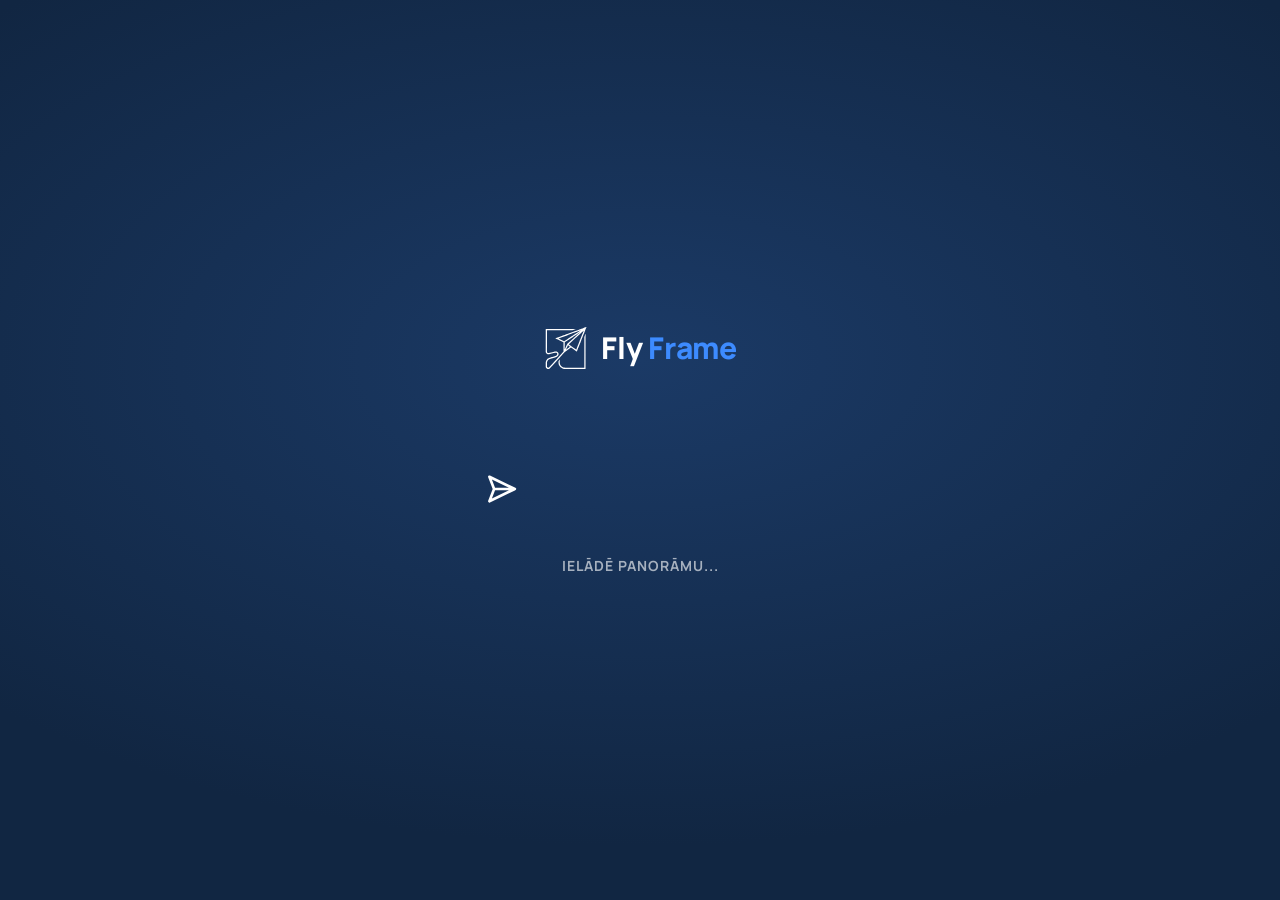
<file: tours/test/index.html>
<!doctype html>
<html lang="lv">
<head>
<meta charset="utf-8">
<meta name="viewport" content="width=device-width, initial-scale=1, viewport-fit=cover">
<meta name="robots" content="noindex">
<link rel="icon" href="https://flyframe.lv/wp-content/uploads/2026/10/cropped-favicon-32x32.png">
<style>:root{padding-top:env(safe-area-inset-top,0px);padding-bottom:env(safe-area-inset-bottom,0px)}body{margin:0}img{max-width:100%}[hidden]{display:none!important}</style>
<title>FlyFrame 360° tūre</title>
<link rel="preconnect" href="https://fonts.googleapis.com">
<link rel="preconnect" href="https://fonts.gstatic.com" crossorigin>
<link rel="stylesheet" href="https://fonts.googleapis.com/css2?family=Manrope:wght@400;500;600;700;800&display=swap">
<style>
/* Layout: full-bleed panorama with the flyframe.lv theme's glass panels — brand + scene top-left, controls top-right, map bottom-left, scene strip bottom.
   Tokens copied from the site theme (theme.css :root). */
:root {
  --bg: #112642;
  --fg: #fff;
  --card: rgba(32, 60, 100, .55);
  --panel: rgba(22, 42, 76, .82);
  --panel-solid: #162b4d;
  --line: rgba(255, 255, 255, .22);
  --acc: #3d8bff;
  --acc2: #2ed3c3;
  --sale1: #ffa53d;
  --muted: rgba(255, 255, 255, .7);
  --font: "Manrope", system-ui, -apple-system, "Segoe UI", sans-serif;
  color-scheme: dark;
}
html, body { height: 100%; }
body { background: var(--bg); color: var(--fg); font-family: var(--font); overflow: hidden; -webkit-tap-highlight-color: transparent; }
#app { position: relative; height: 100%; overflow: hidden; background: var(--bg); user-select: none; -webkit-user-select: none; }
#gl { position: absolute; inset: 0; width: 100%; height: 100%; display: block; touch-action: none; cursor: grab; }
#gl.drag { cursor: grabbing; }
#gl.picking { cursor: crosshair; }
.glass { background: var(--card); backdrop-filter: blur(12px) saturate(1.15); -webkit-backdrop-filter: blur(12px) saturate(1.15); border: 1px solid var(--line); border-radius: 20px; }
.solid { background: var(--panel); }
button { font-family: var(--font); }
button:focus-visible, a:focus-visible { outline: 2px solid var(--acc2); outline-offset: 2px; }

/* ---------- top ---------- */
.top { position: absolute; top: 12px; left: max(12px, env(safe-area-inset-left, 0px)); right: max(12px, env(safe-area-inset-right, 0px)); display: flex; justify-content: space-between; align-items: flex-start; gap: 10px; pointer-events: none; z-index: 5; }
.top > * { pointer-events: auto; }
.brand { background: var(--panel); display: flex; align-items: center; gap: 14px; padding: 10px 18px 10px 14px; min-width: 0; border-radius: 18px; }
.logo { display: inline-flex; align-items: center; gap: 8px; font-weight: 800; font-size: 22px; line-height: 1; white-space: nowrap; color: var(--fg); text-decoration: none; letter-spacing: -.01em; }
.logo b { color: var(--acc); font-weight: 800; }
.logo .hicon { width: 30px; height: 30px; flex: none; color: #fff; }
.sep { width: 1px; align-self: stretch; background: var(--line); }
.titles { min-width: 0; display: grid; gap: 3px; }
h1 { margin: 0; font-size: 15px; font-weight: 700; line-height: 1.2; white-space: nowrap; overflow: hidden; text-overflow: ellipsis; display: flex; gap: 8px; align-items: center; }
.badge { flex: none; font-size: 10.5px; font-weight: 700; letter-spacing: .06em; text-transform: uppercase; color: var(--acc2); border: 1px solid currentColor; border-radius: 99px; padding: 2px 7px; }
.scene { font-size: 12.5px; color: var(--muted); white-space: nowrap; overflow: hidden; text-overflow: ellipsis; font-variant-numeric: tabular-nums; }
.scene b { color: var(--fg); font-weight: 600; }
.ctrls { background: var(--panel); display: flex; align-items: center; gap: 2px; padding: 5px; border-radius: 99px; }
.seg { display: flex; gap: 2px; padding-right: 4px; margin-right: 2px; border-right: 1px solid var(--line); }
.seg button, .ib { appearance: none; border: 0; background: transparent; color: var(--muted); font-size: 12px; font-weight: 700; height: 34px; min-width: 34px; padding: 0 9px; border-radius: 99px; cursor: pointer; display: grid; place-items: center; transition: background .2s, color .2s; }
.seg button[aria-pressed="true"] { color: #fff; background: var(--acc); }
.ib[aria-pressed="true"] { color: var(--acc2); }
.seg button:hover, .ib:hover { color: #fff; }
.ib svg { width: 18px; height: 18px; }

/* ---------- hotspots ---------- */
#spots { position: absolute; inset: 0; pointer-events: none; z-index: 3; transition: opacity .3s; }
#spots.hide { opacity: 0; }
.spot { position: absolute; left: 0; top: 0; pointer-events: auto; appearance: none; border: 0; background: none; padding: 0; color: var(--fg); cursor: pointer; display: grid; justify-items: center; gap: 7px; will-change: transform; }
.spot[hidden] { display: none !important; }
.spot .pill { font-size: 12.5px; font-weight: 700; white-space: nowrap; padding: 6px 12px; border-radius: 99px; background: var(--panel); border: 1px solid var(--line); backdrop-filter: blur(8px); -webkit-backdrop-filter: blur(8px); transition: border-color .2s; }
.lnk .ring { width: 48px; height: 48px; border-radius: 50%; background: var(--acc); display: grid; place-items: center; box-shadow: 0 0 0 7px rgba(61, 139, 255, .25), 0 8px 22px rgba(0, 0, 0, .3); transition: transform .2s, box-shadow .2s; }
.lnk .ring svg { width: 21px; height: 21px; color: #fff; }
.lnk:hover .ring, .lnk:focus-visible .ring { transform: translateY(-2px) scale(1.06); box-shadow: 0 0 0 9px rgba(61, 139, 255, .3), 0 10px 26px rgba(0, 0, 0, .35); }
.lnk:hover .pill { border-color: var(--acc); }
.inf .dot { width: 30px; height: 30px; border-radius: 50%; background: var(--acc2); color: var(--bg); font: 800 15px/30px var(--font); text-align: center; animation: pulse 2.6s infinite; }
.inf .pill { opacity: 0; transform: translateY(-4px); transition: opacity .2s, transform .2s; }
.inf:hover .pill, .inf:focus-visible .pill { opacity: 1; transform: none; }
.area .pill { font-size: 13px; padding: 8px 14px; border: 1.5px dashed #fff; background: rgba(17, 38, 66, .7); }
.area .pill::before { content: ""; display: inline-block; width: 8px; height: 8px; border-radius: 2px; background: var(--acc2); margin-right: 8px; vertical-align: 1px; }
@keyframes pulse { 0% { box-shadow: 0 0 0 0 rgba(46, 211, 195, .55); } 70% { box-shadow: 0 0 0 13px rgba(46, 211, 195, 0); } 100% { box-shadow: 0 0 0 0 rgba(46, 211, 195, 0); } }

/* ---------- bottom: map + strip ---------- */
.bottom { position: absolute; left: max(12px, env(safe-area-inset-left, 0px)); right: max(12px, env(safe-area-inset-right, 0px)); bottom: 12px; display: flex; align-items: flex-end; gap: 10px; z-index: 4; pointer-events: none; }
.bottom > * { pointer-events: auto; }
#map { position: relative; width: 220px; flex: none; padding: 8px; border-radius: 20px; transition: width .3s ease; }
#map.big { width: min(400px, calc(100vw - 24px)); }
#map.min { width: auto; }
.mhead { display: flex; justify-content: space-between; align-items: center; gap: 6px; padding: 0 2px 8px 6px; font-size: 11px; font-weight: 700; letter-spacing: .1em; text-transform: uppercase; color: var(--acc2); }
#map.min .mhead { padding-bottom: 0; }
.mhead .btns { display: flex; gap: 2px; }
.mhead .ib { height: 28px; min-width: 28px; padding: 0; }
.mhead .ib svg { width: 15px; height: 15px; }
.mbox { position: relative; aspect-ratio: 1; max-width: 100%; border-radius: 14px; overflow: hidden; background: var(--panel-solid); }
#map.min .mbox { display: none; }
#mapImg { width: 100%; height: 100%; object-fit: cover; display: block; }
#cone { position: absolute; inset: 0; width: 100%; height: 100%; pointer-events: none; }
.north { position: absolute; top: 8px; right: 9px; font-size: 10px; font-weight: 800; color: #fff; text-shadow: 0 1px 3px rgba(0, 0, 0, .6); pointer-events: none; }
.mpt { position: absolute; width: 40px; height: 40px; margin: -20px 0 0 -20px; appearance: none; border: 0; padding: 0; background: transparent; cursor: pointer; display: grid; place-items: center; touch-action: manipulation; }
.mpt i { width: 14px; height: 14px; border-radius: 50%; background: var(--bg); border: 2.5px solid var(--acc2); box-shadow: 0 1px 4px rgba(0, 0, 0, .5); transition: transform .15s, background .15s; }
.mpt:hover i { transform: scale(1.25); }
.mpt[aria-current="true"] { pointer-events: none; }
.mpt[aria-current="true"] i { background: var(--acc); border-color: #fff; width: 16px; height: 16px; }
.mpt span { position: absolute; left: 50%; top: 100%; transform: translate(-50%, -8px); font-size: 11px; font-weight: 700; white-space: nowrap; padding: 3px 8px; border-radius: 99px; background: var(--panel); border: 1px solid var(--line); opacity: 0; pointer-events: none; transition: opacity .15s; }
.mpt:hover span, #map.big .mpt span { opacity: 1; }
#strip { flex: 1; min-width: 0; display: flex; gap: 8px; overflow-x: auto; padding: 8px; border-radius: 20px; scrollbar-width: none; justify-content: safe center; }
#strip::-webkit-scrollbar { display: none; }
.th { appearance: none; flex: none; width: 122px; border: 1.5px solid transparent; border-radius: 14px; padding: 0; background: rgba(17, 38, 66, .55); color: var(--muted); cursor: pointer; overflow: hidden; text-align: left; transition: border-color .2s, color .2s, transform .2s; }
.th:hover { transform: translateY(-2px); }
.th img { width: 100%; aspect-ratio: 8 / 5; object-fit: cover; display: block; opacity: .85; transition: opacity .2s; }
.th span { display: block; font-size: 11.5px; font-weight: 600; padding: 6px 9px 7px; white-space: nowrap; overflow: hidden; text-overflow: ellipsis; }
.th:hover img, .th[aria-current="true"] img { opacity: 1; }
.th[aria-current="true"] { border-color: var(--acc); color: #fff; }

/* ---------- info card ---------- */
#card { position: absolute; z-index: 6; left: 50%; bottom: 160px; transform: translateX(-50%); width: min(360px, calc(100% - 32px)); padding: 18px 20px 20px; display: grid; gap: 6px; background: var(--panel); }
#card h2 { margin: 0; font-size: 17px; font-weight: 700; padding-right: 30px; text-wrap: balance; }
#card p { margin: 0; font-size: 14px; line-height: 1.55; color: var(--muted); }
#card .k { font-size: 11px; font-weight: 700; letter-spacing: .1em; text-transform: uppercase; color: var(--acc2); }
#card .x { position: absolute; top: 10px; right: 10px; }

/* ---------- loader (start) + veil (between scenes) ---------- */
#loader, #veil { position: absolute; inset: 0; display: grid; place-items: center; }
#loader { z-index: 9; background: radial-gradient(120% 90% at 50% 40%, #1b3a66 0%, var(--bg) 60%); transition: opacity .6s; }
#loader.done { opacity: 0; pointer-events: none; }
#veil { z-index: 3; background: rgba(17, 38, 66, .55); backdrop-filter: blur(6px); -webkit-backdrop-filter: blur(6px); opacity: 0; pointer-events: none; transition: opacity .28s ease; }
#veil.on { opacity: 1; pointer-events: auto; }
.ld { display: grid; justify-items: center; gap: 14px; }
.ld .logo { font-size: 30px; gap: 12px; }
.ld .logo .hicon { width: 46px; height: 46px; }
.ld .lt { font-size: 12px; font-weight: 700; letter-spacing: .12em; text-transform: uppercase; color: var(--muted); }
.bar { width: 180px; height: 3px; background: var(--line); border-radius: 3px; overflow: hidden; }
.bar i { display: block; height: 100%; width: 0; background: linear-gradient(90deg, var(--acc), var(--acc2)); transition: width .25s; }
/* plane loop: the same flight as the old booking form (smoothLoop), drawn along a smooth path */
.flight-track { width: 256px; height: 128px; position: relative; }
#loader .flight-track { margin-top: 24px; }
.airplane-animation { position: absolute; left: 0; top: 0; width: 32px; height: 32px; margin: -16px 0 0 -16px;
  offset-path: path("M0 96 L96 96 C124.8 96 140.8 64 134.4 41.6 C129.6 22.4 115.2 12.8 104 12.8 C89.6 12.8 73.6 28.8 72 51.2 C70.4 73.6 89.6 96 115.2 96 L256 96");
  offset-rotate: auto 45deg; animation: smoothLoop 2.5s infinite linear; }
.airplane-animation svg { width: 100%; height: 100%; display: block; fill: none; stroke: #fff; stroke-width: 2; stroke-linecap: round; stroke-linejoin: round; overflow: visible; }
.loading-text { margin: 5px 0 0; font-size: 14px; font-weight: 700; color: rgba(255, 255, 255, .62); margin-top: 5px; text-transform: uppercase; letter-spacing: 1px; }
@keyframes smoothLoop {
  0% { offset-distance: 0%; opacity: 0; }
  10% { offset-distance: 9.96%; opacity: 1; }
  20% { offset-distance: 19.92%; }
  25% { offset-distance: 26.42%; }
  30% { offset-distance: 32.72%; }
  35% { offset-distance: 38.16%; }
  40% { offset-distance: 43.23%; }
  45% { offset-distance: 44.39%; }
  50% { offset-distance: 45.07%; }
  55% { offset-distance: 45.75%; }
  60% { offset-distance: 46.9%; }
  65% { offset-distance: 51.95%; }
  70% { offset-distance: 57.37%; }
  75% { offset-distance: 63.76%; }
  80% { offset-distance: 70.12%; }
  85% { offset-distance: 76.78%; }
  90% { offset-distance: 86.71%; opacity: 1; }
  100% { offset-distance: 100%; opacity: 0; }
}


#hint { position: absolute; z-index: 4; left: 50%; top: 50%; transform: translate(-50%, -50%); padding: 11px 16px; font-size: 13.5px; font-weight: 600; display: flex; gap: 10px; align-items: center; transition: opacity .6s; pointer-events: none; border-radius: 99px; background: var(--panel); }
#hint.off { opacity: 0; }
#hint svg { width: 22px; height: 22px; color: var(--acc2); }
.credit { position: absolute; z-index: 4; right: max(16px, env(safe-area-inset-right, 0px)); top: 66px; font-size: 11px; font-weight: 700; letter-spacing: .06em; color: var(--muted); text-decoration: none; }
.credit:hover { color: var(--acc2); }
#nogl { position: absolute; inset: 0; display: grid; place-items: center; text-align: center; padding: 24px; z-index: 10; background: var(--bg); }

/* ---------- edit mode ---------- */
#edit { position: absolute; z-index: 8; right: max(12px, env(safe-area-inset-right, 0px)); top: 100px; width: 320px; max-height: calc(100% - 250px); overflow: auto; padding: 12px 14px 0; font-size: 12.5px; line-height: 1.45; background: var(--panel); border-radius: 18px; }
#edit.min #edBody { display: none; }
#edit.min { padding-bottom: 8px; }
.ehead { display: flex; justify-content: space-between; align-items: center; margin-bottom: 8px; }
.ehead .k { color: var(--sale1); font-weight: 800; letter-spacing: .1em; text-transform: uppercase; font-size: 11px; }
.ehead .ib { height: 26px; min-width: 26px; }
#edBody { display: grid; gap: 8px; }
.etabs { display: flex; gap: 4px; }
.etabs button, #edBody .erow button { appearance: none; border: 1px solid var(--line); background: rgba(255, 255, 255, .06); color: #fff; border-radius: 99px; padding: 6px 10px; font: 700 12px/1.2 var(--font); cursor: pointer; }
.etabs button[aria-pressed="true"], #edBody button[aria-pressed="true"] { background: var(--acc); border-color: var(--acc); }
#edBody button.pri { background: var(--acc); border-color: var(--acc); }
.erow { display: flex; flex-wrap: wrap; gap: 6px; align-items: center; }
.erow select { flex: 1; min-width: 0; }
.erow.sticky { position: sticky; bottom: 0; background: var(--panel-solid); margin: 4px -14px 0; padding: 10px 14px 12px; border-top: 1px solid var(--line); }
.eh { font-weight: 700; font-size: 14px; }
.eh small, .eitem small { display: block; font-weight: 500; color: var(--muted); font-size: 11px; }
.ek { margin-top: 6px; font-size: 11px; font-weight: 800; letter-spacing: .08em; text-transform: uppercase; color: var(--acc2); }
.ef { display: grid; gap: 4px; }
.el { font-size: 11px; font-weight: 700; color: var(--muted); }
#edBody input:not([type]), #edBody input[type="text"], #edBody textarea, #edBody select { width: 100%; box-sizing: border-box; background: rgba(0, 0, 0, .25); color: #fff; border: 1px solid var(--line); border-radius: 8px; padding: 6px 8px; font: 500 12.5px/1.35 var(--font); }
#edBody textarea { resize: vertical; }
#edBody input:focus, #edBody textarea:focus, #edBody select:focus { outline: none; border-color: var(--acc); }
.eitem { display: flex; align-items: center; gap: 4px; padding: 5px 6px 5px 10px; border-radius: 10px; background: rgba(255, 255, 255, .05); }
.eitem.on { outline: 1px solid var(--acc); }
.eitem span { flex: 1; min-width: 0; overflow: hidden; text-overflow: ellipsis; }
.eitem button { appearance: none; border: 0; background: transparent; color: var(--muted); width: 28px; height: 28px; border-radius: 8px; cursor: pointer; font: 700 13px/1 var(--font); flex: none; }
.eitem button:hover { color: #fff; background: rgba(255, 255, 255, .1); }
.eform { display: grid; gap: 8px; padding: 10px; border-radius: 12px; background: rgba(0, 0, 0, .2); }
.eform label, .eck { display: inline-flex; gap: 6px; align-items: center; font-size: 12px; }
.enote { color: var(--muted); font-size: 11.5px; }
.estat { color: var(--sale1); font-size: 12px; font-weight: 600; min-height: 1.4em; }
#gl.placing { cursor: copy; }
#cross { position: absolute; left: 50%; top: 50%; width: 22px; height: 22px; margin: -11px 0 0 -11px; z-index: 3; pointer-events: none; }

@media (max-width: 640px) {
  .brand { padding: 8px 14px 8px 12px; gap: 10px; }
  .logo { font-size: 18px; }
  .top { flex-direction: column; align-items: stretch; }
  .ctrls { align-self: flex-end; }
  .ctrls .fs { display: none; }
  .credit { top: auto; bottom: 118px; }
  #map:not(.big):not(.min) { width: 150px; }
  #map.big { position: fixed; left: 12px; right: 12px; bottom: 12px; width: auto; z-index: 8; }
  .th { width: 96px; }
  .th span { font-size: 10.5px; }
  #card { bottom: 128px; }
  #edit { top: auto; bottom: 12px; left: 12px; right: 12px; width: auto; max-height: 55%; }
}
@media (prefers-reduced-motion: reduce) {
  .inf .dot { animation: none; }
  .airplane-animation { animation-duration: 4s; }
}
</style>
</head>
<body>


<svg width="0" height="0" style="position:absolute" aria-hidden="true">
  <defs>
    <!-- Fly Frame logo, traced from the brand file -->
    <symbol id="ffLogo" viewBox="0 0 336 336"><path fill="currentColor" fill-rule="evenodd" d="M311.5 65.0 L310.8 65.0 L309.8 66.5 L302.0 87.3 L301.7 311.3 L300.7 311.8 L163.2 311.8 L154.0 311.2 L147.5 309.7 L141.8 307.3 L136.7 303.7 L130.8 297.8 L126.0 290.2 L124.0 285.0 L122.0 274.5 L122.2 265.2 L123.5 256.7 L124.7 252.3 L124.0 252.0 L116.0 260.3 L113.5 264.3 L113.0 267.8 L113.3 280.2 L115.7 289.5 L118.8 296.7 L126.3 306.8 L131.7 311.3 L141.0 316.8 L145.3 318.7 L156.5 320.8 L310.8 320.7 L311.0 81.3Z M317.3 14.2 L302.7 19.0 L289.2 24.7 L281.0 27.0 L271.3 30.8 L269.7 31.0 L258.7 35.7 L225.7 47.2 L222.3 49.0 L196.5 58.0 L177.3 65.7 L175.0 66.0 L166.0 69.7 L157.8 72.2 L150.0 75.7 L117.7 87.0 L111.7 89.8 L90.7 97.2 L91.2 98.3 L95.5 100.2 L97.5 101.7 L109.2 106.8 L119.2 112.0 L121.8 112.8 L126.3 115.5 L149.5 126.7 L149.8 193.5 L147.5 196.8 L141.7 202.7 L135.5 210.2 L115.2 231.8 L111.0 237.0 L102.2 246.2 L95.7 254.0 L88.3 261.3 L72.2 279.7 L63.8 288.2 L50.0 304.0 L44.5 309.5 L39.5 311.8 L34.5 311.2 L32.0 309.5 L30.0 306.3 L29.2 303.3 L29.2 274.5 L31.0 266.5 L33.0 261.5 L35.0 258.5 L37.7 255.7 L42.3 252.0 L49.8 248.0 L88.7 236.8 L100.8 231.0 L108.0 225.7 L110.7 222.2 L113.7 214.7 L113.8 210.7 L112.7 205.5 L110.0 200.8 L105.5 197.0 L99.2 194.0 L92.5 193.7 L86.7 194.2 L68.2 198.7 L41.3 204.0 L35.5 203.8 L32.3 201.8 L30.0 198.3 L29.0 193.0 L29.2 39.7 L30.5 38.8 L214.8 38.8 L226.3 34.8 L229.5 33.0 L237.2 30.7 L238.5 29.5 L20.0 29.7 L19.8 197.2 L21.8 203.2 L24.3 207.0 L27.7 210.2 L34.2 213.0 L44.8 212.8 L63.5 208.8 L65.2 208.0 L77.3 205.2 L81.7 204.7 L87.0 203.2 L92.5 202.7 L97.2 203.0 L101.5 205.3 L103.8 208.7 L104.3 211.3 L103.7 215.5 L102.0 218.3 L96.0 223.7 L86.8 227.8 L67.3 233.7 L64.2 234.0 L44.3 240.8 L37.3 244.2 L32.8 247.3 L26.2 255.3 L22.0 263.2 L19.8 273.5 L19.8 305.5 L21.8 311.5 L25.8 316.8 L28.7 318.8 L34.0 320.8 L41.3 320.8 L47.3 318.7 L52.5 314.8 L64.2 301.7 L69.8 296.2 L78.0 286.3 L95.0 268.3 L113.0 247.8 L121.8 238.8 L130.3 228.7 L134.7 224.7 L138.7 219.7 L157.2 199.8 L204.0 164.5 L205.2 164.2 L212.0 169.7 L216.2 172.2 L242.3 192.0 L245.7 194.2 L246.8 194.0 L249.0 189.5 L250.0 185.7 L254.3 175.5 L255.2 172.3 L261.2 158.7 L262.2 154.8 L267.5 142.3 L269.7 135.7 L272.2 130.8 L278.2 114.2 L280.8 108.5 L281.2 106.5 L287.0 93.2 L292.2 78.5 L295.8 70.3 L296.0 68.8 L298.8 63.5 L311.0 30.7 L317.5 15.8Z M196.5 158.5 L196.2 159.7 L187.2 165.8 L175.0 175.7 L169.3 179.7 L168.5 179.8 L168.0 179.3 L173.0 167.5 L175.8 162.8 L182.2 148.8 L183.7 148.8Z M267.7 55.2 L267.8 55.8 L260.5 63.0 L252.0 70.0 L245.0 76.8 L232.8 87.3 L230.8 89.8 L223.3 96.0 L177.8 137.8 L176.3 139.7 L171.3 149.7 L162.8 169.7 L160.0 175.0 L159.0 175.5 L158.5 174.5 L158.8 126.5 L169.5 119.2 L176.0 115.5 L178.2 113.5 L187.7 107.2 L192.5 104.5 L198.2 100.2 L216.5 88.8 L218.2 87.2 L227.5 81.0 L231.7 78.8 L242.5 71.2 L245.8 69.5 L256.5 62.2 L258.0 61.7 L266.5 55.3Z M296.7 41.5 L296.8 42.8 L289.7 61.2 L288.2 63.7 L287.8 65.7 L283.3 75.8 L282.8 78.2 L281.0 81.5 L278.7 89.0 L276.8 92.5 L271.0 108.3 L268.2 113.7 L267.7 116.2 L263.8 125.2 L259.7 137.2 L258.2 139.7 L257.7 142.3 L255.0 147.7 L248.7 164.7 L246.8 168.2 L246.7 170.2 L243.7 178.2 L242.5 179.5 L241.3 179.7 L231.8 172.3 L227.5 169.8 L220.3 164.0 L212.2 158.7 L207.3 154.5 L189.2 141.7 L188.8 140.2 L241.0 92.2 L244.5 89.7 L247.7 86.0 L272.2 64.0 L283.5 53.0 L288.8 48.7 L292.8 44.2Z M275.2 39.3 L273.8 41.0 L264.8 46.2 L261.5 48.8 L243.0 60.3 L229.5 69.7 L227.8 70.2 L218.8 76.7 L203.2 86.7 L201.3 87.3 L192.7 93.7 L181.7 100.3 L180.5 101.7 L160.2 114.3 L154.5 118.5 L153.3 118.5 L147.5 115.8 L138.8 111.0 L120.2 102.7 L113.5 98.8 L113.7 98.2 L132.7 91.2 L137.8 89.8 L143.5 87.0 L175.5 75.8 L179.0 74.0 L189.7 70.0 L191.5 69.8 L200.5 66.2 L202.7 65.8 L219.3 59.0 L232.7 54.7 L240.8 51.3 L243.7 50.8 L250.0 48.3 L251.7 47.2 L267.5 41.8 L273.8 39.2Z"/></symbol>
  </defs>
</svg>

<div id="app">
  <canvas id="gl" aria-label="360° panorāma"></canvas>
  <div id="spots"></div>
  <svg id="cross" viewBox="0 0 22 22" hidden><path d="M11 1v7M11 14v7M1 11h7M14 11h7" stroke="#ffa53d" stroke-width="1.5"/></svg>

  <header class="top">
    <div class="brand glass">
      <a class="logo" href="https://flyframe.lv" target="_blank" rel="noopener" aria-label="Fly Frame"><svg class="hicon" viewBox="0 0 336 336" aria-hidden="true"><use href="#ffLogo"/></svg><span>Fly <b>Frame</b></span></a>
      <span class="sep"></span>
      <div class="titles">
        <h1><span id="title"></span><span class="badge" id="badge"></span></h1>
        <div class="scene" id="scene"></div>
      </div>
    </div>
    <div class="ctrls glass">
      <div class="seg" role="group" aria-label="Valoda" id="langs">
        <button data-l="lv" aria-pressed="false">LV</button>
        <button data-l="ru" aria-pressed="false">RU</button>
        <button data-l="lt" aria-pressed="false">LT</button>
      </div>
      <button class="ib" id="rot" aria-pressed="true">
        <svg viewBox="0 0 24 24" fill="none" stroke="currentColor" stroke-width="2" stroke-linecap="round"><path d="M20 12a8 8 0 1 1-2.3-5.6"/><path d="M20 4v4h-4"/></svg>
      </button>
      <button class="ib fs" id="fs">
        <svg viewBox="0 0 24 24" fill="none" stroke="currentColor" stroke-width="2" stroke-linecap="round"><path d="M4 9V4h5M15 4h5v5M20 15v5h-5M9 20H4v-5"/></svg>
      </button>
    </div>
  </header>
  <a class="credit" href="https://flyframe.lv" target="_blank" rel="noopener">flyframe.lv</a>

  <div class="bottom">
    <aside id="map" class="glass">
      <div class="mhead"><span id="mapLabel"></span>
        <span class="btns">
          <button class="ib" id="mapBig" aria-pressed="false"><svg viewBox="0 0 24 24" fill="none" stroke="currentColor" stroke-width="2.2" stroke-linecap="round"><path d="M14 4h6v6M10 20H4v-6M20 4l-7 7M4 20l7-7"/></svg></button>
          <button class="ib" id="mapMin" aria-expanded="true"><svg viewBox="0 0 24 24" fill="none" stroke="currentColor" stroke-width="2.2" stroke-linecap="round"><path d="M6 12h12"/></svg></button>
        </span>
      </div>
      <div class="mbox" id="mbox">
        <img id="mapImg" alt="">
        <svg id="cone" viewBox="0 0 100 100" preserveAspectRatio="none"></svg>
        <span class="north">N ↑</span>
      </div>
    </aside>
    <nav id="strip" class="glass" aria-label="Skati"></nav>
  </div>

  <section id="card" class="glass" hidden role="dialog" aria-live="polite">
    <span class="k" id="cardK"></span>
    <h2 id="cardT"></h2>
    <p id="cardP"></p>
    <button class="ib x" id="cardX">
      <svg viewBox="0 0 24 24" fill="none" stroke="currentColor" stroke-width="2" stroke-linecap="round"><path d="M6 6l12 12M18 6 6 18"/></svg>
    </button>
  </section>

  <div id="hint" class="off">
    <svg viewBox="0 0 24 24" fill="none" stroke="currentColor" stroke-width="2" stroke-linecap="round"><path d="M8 12h8M5 9l-3 3 3 3M19 9l3 3-3 3"/></svg>
    <span id="hintT"></span>
  </div>

  <section id="edit" class="glass" hidden>
    <div class="ehead"><span class="k">Редактор тура</span><button class="ib" id="edMin" title="Свернуть">—</button></div>
    <div id="edBody"></div>
  </section>

  <div id="veil" aria-hidden="true"></div>

  <div id="loader">
    <div class="ld">
      <span class="logo"><svg class="hicon" viewBox="0 0 336 336" aria-hidden="true"><use href="#ffLogo"/></svg><span>Fly <b>Frame</b></span></span>
      <div class="flight-track" id="flightTpl"><div class="airplane-animation"><svg viewBox="0 0 24 24"><path d="M22 2L11 13M22 2l-7 20-4-9-9-4 20-7z"/></svg></div></div>
      <p class="loading-text" id="ldT">Ielādē…</p>
    </div>
  </div>
</div>

<script>
(() => {
  "use strict";
  const UI = {
    lv: { loading: "Ielādē panorāmu...", map: "Karte", big: "Palielināt karti", small: "Samazināt karti", hide: "Paslēpt karti", show: "Rādīt karti", rot: "Automātiskā rotācija", fs: "Pilnekrāns", close: "Aizvērt", hint: "Velciet, lai apskatītos apkārt", info: "Informācija", area: "Zemes gabals", fail: "Neizdevās ielādēt tūri.", nogl: "Šī pārlūkprogramma neatbalsta WebGL, tāpēc 360° skatu nevar parādīt.", dirs: ["Z", "ZA", "A", "DA", "D", "DR", "R", "ZR"] },
    ru: { loading: "Загрузка панорамы...", map: "Карта", big: "Увеличить карту", small: "Уменьшить карту", hide: "Скрыть карту", show: "Показать карту", rot: "Автовращение", fs: "Во весь экран", close: "Закрыть", hint: "Потяните, чтобы осмотреться", info: "Информация", area: "Участок", fail: "Не удалось загрузить тур.", nogl: "Браузер не поддерживает WebGL, поэтому 360° вид недоступен.", dirs: ["С", "СВ", "В", "ЮВ", "Ю", "ЮЗ", "З", "СЗ"] },
    lt: { loading: "Įkeliama panorama...", map: "Žemėlapis", big: "Padidinti žemėlapį", small: "Sumažinti žemėlapį", hide: "Slėpti žemėlapį", show: "Rodyti žemėlapį", rot: "Automatinis sukimas", fs: "Visas ekranas", close: "Uždaryti", hint: "Tempkite, kad apsižvalgytumėte", info: "Informacija", area: "Sklypas", fail: "Nepavyko įkelti turo.", nogl: "Ši naršyklė nepalaiko WebGL, todėl 360° vaizdo parodyti negalima.", dirs: ["Š", "ŠR", "R", "PR", "P", "PV", "V", "ŠV"] }
  };
  const $ = (s) => document.querySelector(s);
  const store = { get(k) { try { return localStorage.getItem(k); } catch (e) { return null; } }, set(k, v) { try { localStorage.setItem(k, v); } catch (e) {} } };
  const reduce = matchMedia("(prefers-reduced-motion: reduce)").matches;
  const phone = () => innerWidth <= 640;
  const EDIT = location.hash === "#edit";
  const D2R = Math.PI / 180;
  const clamp = (v, a, b) => Math.max(a, Math.min(b, v));
  const wrap = (a) => ((a + 180) % 360 + 360) % 360 - 180;
  const easeInOut = (t) => t < .5 ? 4 * t * t * t : 1 - Math.pow(-2 * t + 2, 3) / 2;
  const easeOut = (t) => 1 - Math.pow(1 - t, 3);
  const sleep = (ms) => new Promise((r) => setTimeout(r, ms));
  const esc = (s) => String(s).replace(/[&<>"]/g, (c) => ({ "&": "&amp;", "<": "&lt;", ">": "&gt;", '"': "&quot;" }[c]));

  let lang = ["lv", "ru", "lt"].includes(store.get("ff-lang")) ? store.get("ff-lang") : "lv";
  const T = (o) => (o && typeof o === "object") ? (o[lang] || o.lv || Object.values(o)[0] || "") : (o || "");

  // the same flight animation is reused for the between-scenes veil
  (() => { const w = document.createElement("div"); w.className = "ld"; const t = $("#flightTpl").cloneNode(true); t.removeAttribute("id"); const p = document.createElement("p"); p.className = "loading-text"; p.id = "vT"; w.append(t, p); $("#veil").appendChild(w); })();

  // ---------- WebGL ----------
  const canvas = $("#gl");
  const gl = canvas.getContext("webgl", { antialias: false, alpha: false });
  if (!gl) {
    const d = document.createElement("div"); d.id = "nogl"; d.textContent = UI[lang].nogl; $("#app").appendChild(d); $("#loader").classList.add("done"); return;
  }
  const MAXTEX = Math.min(gl.getParameter(gl.MAX_TEXTURE_SIZE), 4096);
  const aniso = gl.getExtension("EXT_texture_filter_anisotropic") || gl.getExtension("WEBKIT_EXT_texture_filter_anisotropic");
  const VS = "attribute vec3 p; attribute vec2 uv; uniform mat4 m; varying vec2 v; void main(){ v = uv; gl_Position = m * vec4(p, 1.0); }";
  const FS = "precision mediump float; varying vec2 v; uniform sampler2D a; void main(){ gl_FragColor = vec4(texture2D(a, v).rgb, 1.0); }";
  function sh(type, src) { const s = gl.createShader(type); gl.shaderSource(s, src); gl.compileShader(s); return s; }
  const prog = gl.createProgram();
  gl.attachShader(prog, sh(gl.VERTEX_SHADER, VS)); gl.attachShader(prog, sh(gl.FRAGMENT_SHADER, FS)); gl.linkProgram(prog); gl.useProgram(prog);
  const U = { m: gl.getUniformLocation(prog, "m"), a: gl.getUniformLocation(prog, "a") };

  // sphere seen from inside; x east, y up, -z forward at yaw 0; u = 0.5 + yaw/360
  const SPH = (() => {
    const LON = 96, LAT = 48, pos = [], uvs = [], idx = [];
    for (let j = 0; j <= LAT; j++) {
      const pt = (0.5 - j / LAT) * Math.PI;
      for (let i = 0; i <= LON; i++) {
        const yw = (i / LON - 0.5) * 2 * Math.PI;
        pos.push(Math.cos(pt) * Math.sin(yw), Math.sin(pt), -Math.cos(pt) * Math.cos(yw));
        uvs.push(i / LON, j / LAT);
      }
    }
    for (let j = 0; j < LAT; j++) for (let i = 0; i < LON; i++) { const a = j * (LON + 1) + i, b = a + LON + 1; idx.push(a, b, a + 1, a + 1, b, b + 1); }
    const buf = (data, loc, n) => { const bo = gl.createBuffer(); gl.bindBuffer(gl.ARRAY_BUFFER, bo); gl.bufferData(gl.ARRAY_BUFFER, new Float32Array(data), gl.STATIC_DRAW); const l = gl.getAttribLocation(prog, loc); gl.enableVertexAttribArray(l); gl.vertexAttribPointer(l, n, gl.FLOAT, false, 0, 0); };
    buf(pos, "p", 3); buf(uvs, "uv", 2);
    gl.bindBuffer(gl.ELEMENT_ARRAY_BUFFER, gl.createBuffer());
    gl.bufferData(gl.ELEMENT_ARRAY_BUFFER, new Uint16Array(idx), gl.STATIC_DRAW);
    return { count: idx.length };
  })();

  function makeTex(img) {
    // power-of-two 2:1 texture that fits the device, so mipmaps and wrapping work on every phone
    let w = 1; while (w * 2 <= Math.min(img.naturalWidth, MAXTEX)) w *= 2;
    const h = w / 2;
    let src = img;
    if (img.naturalWidth !== w || img.naturalHeight !== h) {
      const c = document.createElement("canvas"); c.width = w; c.height = h;
      const x = c.getContext("2d"); x.imageSmoothingQuality = "high"; x.drawImage(img, 0, 0, w, h); src = c;
    }
    const t = gl.createTexture();
    gl.bindTexture(gl.TEXTURE_2D, t);
    gl.texImage2D(gl.TEXTURE_2D, 0, gl.RGB, gl.RGB, gl.UNSIGNED_BYTE, src);
    gl.generateMipmap(gl.TEXTURE_2D);
    gl.texParameteri(gl.TEXTURE_2D, gl.TEXTURE_MIN_FILTER, gl.LINEAR_MIPMAP_LINEAR);
    gl.texParameteri(gl.TEXTURE_2D, gl.TEXTURE_MAG_FILTER, gl.LINEAR);
    gl.texParameteri(gl.TEXTURE_2D, gl.TEXTURE_WRAP_S, gl.REPEAT);
    gl.texParameteri(gl.TEXTURE_2D, gl.TEXTURE_WRAP_T, gl.CLAMP_TO_EDGE);
    if (aniso) gl.texParameterf(gl.TEXTURE_2D, aniso.TEXTURE_MAX_ANISOTROPY_EXT, Math.min(8, gl.getParameter(aniso.MAX_TEXTURE_MAX_ANISOTROPY_EXT)));
    return t;
  }

  // ---------- camera ----------
  const BASE_FOV = 95;
  const cam = { yaw: 0, pitch: 0, hfov: BASE_FOV, vy: 0, vp: 0 };
  let W = 1, H = 1, dirty = true;
  function vfov() { return clamp(2 * Math.atan(Math.tan(cam.hfov * D2R / 2) / (W / H)) / D2R, 30, 105); }
  function resize() {
    const dpr = Math.min(window.devicePixelRatio || 1, 2);
    W = canvas.clientWidth; H = canvas.clientHeight;
    canvas.width = Math.round(W * dpr); canvas.height = Math.round(H * dpr);
    gl.viewport(0, 0, canvas.width, canvas.height); dirty = true;
  }
  function toView(x, y, z) {
    const a = cam.yaw * D2R, b = -cam.pitch * D2R;
    const x1 = x * Math.cos(a) + z * Math.sin(a), z1 = -x * Math.sin(a) + z * Math.cos(a);
    return [x1, y * Math.cos(b) - z1 * Math.sin(b), y * Math.sin(b) + z1 * Math.cos(b)];
  }
  function dir(yaw, pitch) { const y = yaw * D2R, p = pitch * D2R; return [Math.cos(p) * Math.sin(y), Math.sin(p), -Math.cos(p) * Math.cos(y)]; }
  function project(yaw, pitch) {
    const v = toView(...dir(yaw, pitch));
    if (v[2] > -0.05) return null;
    const f = 1 / Math.tan(vfov() * D2R / 2);
    return [((f / (W / H)) * v[0] / -v[2] + 1) / 2 * W, (1 - f * v[1] / -v[2]) / 2 * H];
  }
  function unproject(sx, sy) {
    const f = 1 / Math.tan(vfov() * D2R / 2);
    const x = ((sx / W) * 2 - 1) * (W / H) / f, y = (1 - (sy / H) * 2) / f, z = -1;
    const b = cam.pitch * D2R, y1 = y * Math.cos(b) - z * Math.sin(b), z1 = y * Math.sin(b) + z * Math.cos(b);
    const a = -cam.yaw * D2R, x2 = x * Math.cos(a) + z1 * Math.sin(a), z2 = -x * Math.sin(a) + z1 * Math.cos(a);
    return { yaw: wrap(Math.atan2(x2, -z2) / D2R), pitch: Math.asin(y1 / Math.hypot(x2, y1, z2)) / D2R };
  }
  function matrix() {
    const f = 1 / Math.tan(vfov() * D2R / 2), a = W / H, n = 0.1, fa = 10;
    const P = [f / a, 0, 0, 0, 0, f, 0, 0, 0, 0, (fa + n) / (n - fa), -1, 0, 0, 2 * fa * n / (n - fa), 0];
    const cy = Math.cos(cam.yaw * D2R), sy = Math.sin(cam.yaw * D2R), cp = Math.cos(-cam.pitch * D2R), sp = Math.sin(-cam.pitch * D2R);
    const R = [[cy, 0, sy], [sp * sy, cp, -sp * cy], [-cp * sy, sp, cp * cy]];
    const M = [R[0][0], R[1][0], R[2][0], 0, R[0][1], R[1][1], R[2][1], 0, R[0][2], R[1][2], R[2][2], 0, 0, 0, 0, 1];
    const out = new Float32Array(16);
    for (let c = 0; c < 4; c++) for (let r = 0; r < 4; r++) { let s = 0; for (let k = 0; k < 4; k++) s += P[k * 4 + r] * M[c * 4 + k]; out[c * 4 + r] = s; }
    return out;
  }

  // ---------- state ----------
  let cfg, byId = {}, cur = null, tex = null, busy = false;
  const imgCache = {};
  function loadImg(src) {
    if (!imgCache[src]) {
      imgCache[src] = new Promise((res, rej) => {
        const i = new Image();
        i.onload = () => (i.decode ? i.decode().catch(() => {}) : Promise.resolve()).then(() => res(i));
        i.onerror = () => { delete imgCache[src]; rej(new Error(src)); };
        i.src = src;
      });
    }
    return imgCache[src];
  }
  function draw() {
    gl.clearColor(0.067, 0.149, 0.259, 1); gl.clear(gl.COLOR_BUFFER_BIT);
    if (!tex) return;
    gl.uniformMatrix4fv(U.m, false, matrix());
    gl.activeTexture(gl.TEXTURE0); gl.bindTexture(gl.TEXTURE_2D, tex); gl.uniform1i(U.a, 0);
    gl.drawElements(gl.TRIANGLES, SPH.count, gl.UNSIGNED_SHORT, 0);
  }

  // ---------- hotspots ----------
  const spotsEl = $("#spots");
  let spotEls = [];
  const ICON_UP = '<svg viewBox="0 0 24 24" fill="none" stroke="currentColor" stroke-width="2.6" stroke-linecap="round" stroke-linejoin="round"><path d="M6 14l6-6 6 6"/></svg>';
  const ICON_DRONE = '<svg viewBox="0 0 24 24" fill="none" stroke="currentColor" stroke-width="2" stroke-linecap="round"><circle cx="5" cy="6" r="2.5"/><circle cx="19" cy="6" r="2.5"/><circle cx="5" cy="18" r="2.5"/><circle cx="19" cy="18" r="2.5"/><path d="M7 8l3 3M17 8l-3 3M7 16l3-3M17 16l-3-3"/><rect x="9.5" y="9.5" width="5" height="5" rx="1"/></svg>';
  function buildSpots() {
    spotsEl.innerHTML = ""; spotEls = [];
    if (!cur) return;
    for (const l of cur.links || []) {
      const t = byId[l.to]; if (!t) continue;
      const b = document.createElement("button");
      b.className = "spot lnk";
      b.innerHTML = `<span class="ring">${t.aerial ? ICON_DRONE : ICON_UP}</span><span class="pill">${esc(T(t.name))}</span>`;
      b.setAttribute("aria-label", T(t.name));
      b.addEventListener("click", (e) => { e.stopPropagation(); go(l.to, l); });
      spotsEl.appendChild(b); spotEls.push({ el: b, yaw: l.yaw, pitch: l.pitch, anchor: 24 });
    }
    for (const s of cur.spots || []) {
      const b = document.createElement("button");
      b.className = "spot " + (s.kind === "area" ? "area" : "inf");
      b.innerHTML = s.kind === "area" ? `<span class="pill">${esc(T(s.title))}</span>` : `<span class="dot">i</span><span class="pill">${esc(T(s.title))}</span>`;
      b.setAttribute("aria-label", T(s.title));
      b.addEventListener("click", (e) => { e.stopPropagation(); openCard(s); });
      spotsEl.appendChild(b); spotEls.push({ el: b, yaw: s.yaw, pitch: s.pitch, anchor: s.kind === "area" ? 17 : 15 });
    }
  }
  function placeSpots() {
    for (const s of spotEls) {
      const p = project(s.yaw, s.pitch);
      if (!p || p[0] < -80 || p[0] > W + 80 || p[1] < -80 || p[1] > H + 80) { s.el.hidden = true; continue; }
      s.el.hidden = false;
      s.el.style.transform = `translate3d(${(p[0] - s.el.offsetWidth / 2).toFixed(1)}px, ${(p[1] - s.anchor).toFixed(1)}px, 0)`;
    }
  }

  // ---------- card ----------
  const card = $("#card");
  let cardSpot = null;
  function openCard(s) {
    cardSpot = s;
    $("#cardK").textContent = s.kind === "area" ? UI[lang].area : UI[lang].info;
    $("#cardT").textContent = T(s.title); $("#cardP").textContent = T(s.text);
    card.hidden = false;
    turnTo(s.yaw, clamp(s.pitch, -60, 60), 600);
  }
  function closeCard() { card.hidden = true; cardSpot = null; }
  $("#cardX").addEventListener("click", closeCard);

  // ---------- map: HTML buttons with a 40px tap target ----------
  const mapEl = $("#map"), mbox = $("#mbox");
  let mapBtns = [];
  function buildMap() {
    if (!cfg.map || !cfg.map.image) { mapEl.hidden = true; return; }
    const mi = $("#mapImg");
    mi.onload = () => { if (mi.naturalWidth) mbox.style.aspectRatio = mi.naturalWidth + " / " + mi.naturalHeight; };
    if (!cfg.map.image) { mapEl.hidden = true; return; }
    mapEl.hidden = false;
    if (mi.getAttribute("src") !== cfg.map.image) mi.src = cfg.map.image;
    mapBtns.forEach((b) => b.remove()); mapBtns = [];
    for (const n of cfg.nodes) {
      if (!n.map) continue;
      const b = document.createElement("button");
      b.className = "mpt"; b.dataset.id = n.id;
      b.style.left = (n.map[0] * 100) + "%"; b.style.top = (n.map[1] * 100) + "%";
      b.innerHTML = `<i></i><span>${esc(T(n.name))}</span>`;
      b.setAttribute("aria-label", T(n.name));
      // keyboard activation goes straight to the point; pointer taps bubble up to the nearest-point handler below
      b.addEventListener("click", (e) => { if (e.detail === 0 && !EDIT) { e.stopPropagation(); mapGo(n.id); } });
      mbox.appendChild(b); mapBtns.push(b);
    }
    markMap();
  }
  function mapGo(id) {
    if (phone() && mapEl.classList.contains("big")) setMap("normal");
    go(id);
  }
  // a tap picks the closest point within 28px, so neighbouring points never steal each other's taps
  mbox.addEventListener("click", (e) => {
    if (EDIT || !cfg) return;
    const r = mbox.getBoundingClientRect();
    let best = null, bd = 28;
    for (const n of cfg.nodes) {
      if (!n.map) continue;
      const d = Math.hypot(r.left + n.map[0] * r.width - e.clientX, r.top + n.map[1] * r.height - e.clientY);
      if (d < bd) { bd = d; best = n; }
    }
    if (best) mapGo(best.id);
  });
  function markMap() {
    if (!cur) return;
    mapBtns.forEach((b) => { const on = b.dataset.id === cur.id; b.setAttribute("aria-current", String(on)); if (on) mbox.appendChild(b); });
  }
  function placeCone() {
    if (!cur || !cur.map) return;
    const x = cur.map[0] * 100, y = cur.map[1] * 100;
    const yaw = cam.yaw - (cur.heading || 0), half = Math.min(cam.hfov, 120) / 2, r = 22;
    const a1 = (yaw - half) * D2R, a2 = (yaw + half) * D2R;
    const p1 = [x + Math.sin(a1) * r, y - Math.cos(a1) * r], p2 = [x + Math.sin(a2) * r, y - Math.cos(a2) * r];
    $("#cone").innerHTML = `<defs><radialGradient id="cg" cx="${x}" cy="${y}" r="${r}" gradientUnits="userSpaceOnUse"><stop offset="0" stop-color="#3d8bff" stop-opacity=".8"/><stop offset="1" stop-color="#3d8bff" stop-opacity="0"/></radialGradient></defs>` +
      `<path d="M${x} ${y}L${p1[0].toFixed(2)} ${p1[1].toFixed(2)}A${r} ${r} 0 0 1 ${p2[0].toFixed(2)} ${p2[1].toFixed(2)}Z" fill="url(#cg)"/>`;
  }
  function setMap(state) {
    mapEl.classList.toggle("big", state === "big");
    mapEl.classList.toggle("min", state === "min");
    $("#mapBig").setAttribute("aria-pressed", String(state === "big"));
    $("#mapBig").title = state === "big" ? UI[lang].small : UI[lang].big;
    $("#mapMin").setAttribute("aria-expanded", String(state !== "min"));
    $("#mapMin").title = state === "min" ? UI[lang].show : UI[lang].hide;
    $("#mapMin").innerHTML = state === "min" ? '<svg viewBox="0 0 24 24" fill="none" stroke="currentColor" stroke-width="2.2" stroke-linecap="round"><path d="M6 12h12M12 6v12"/></svg>' : '<svg viewBox="0 0 24 24" fill="none" stroke="currentColor" stroke-width="2.2" stroke-linecap="round"><path d="M6 12h12"/></svg>';
    $("#mapBig").hidden = state === "min";
    if (state !== "big") store.set("ff-map", state);
    dirty = true;
  }
  $("#mapBig").addEventListener("click", () => setMap(mapEl.classList.contains("big") ? "normal" : "big"));
  $("#mapMin").addEventListener("click", () => setMap(mapEl.classList.contains("min") ? "normal" : "min"));

  // ---------- strip ----------
  function buildStrip() {
    const s = $("#strip"); s.innerHTML = "";
    for (const n of cfg.nodes) {
      const b = document.createElement("button");
      b.className = "th"; b.dataset.id = n.id;
      b.innerHTML = `<img src="${n.thumb || n.pano}" alt="" loading="lazy"><span>${esc(T(n.name))}</span>`;
      b.addEventListener("click", () => go(n.id));
      s.appendChild(b);
    }
  }
  function markStrip() {
    document.querySelectorAll(".th").forEach((b) => b.setAttribute("aria-current", String(b.dataset.id === cur.id)));
    const a = document.querySelector('.th[aria-current="true"]'); if (a) a.scrollIntoView({ block: "nearest", inline: "center", behavior: reduce ? "auto" : "smooth" });
  }

  // ---------- text ----------
  function updateScene() {
    if (!cur) return;
    const h = ((Math.round(cam.yaw - (cur.heading || 0)) % 360) + 360) % 360;
    $("#scene").innerHTML = `<b>${esc(T(cur.name))}</b> · ${String(h).padStart(3, "0")}° ${UI[lang].dirs[Math.round(h / 45) % 8]}`;
  }
  function applyLang() {
    document.documentElement.lang = lang;
    document.querySelectorAll("#langs button").forEach((b) => b.setAttribute("aria-pressed", String(b.dataset.l === lang)));
    $("#title").textContent = T(cfg && cfg.title);
    $("#badge").textContent = T(cfg && cfg.badge); $("#badge").hidden = !(cfg && cfg.badge);
    $("#mapLabel").textContent = UI[lang].map;
    for (const [id, k] of [["#rot", "rot"], ["#fs", "fs"], ["#cardX", "close"]]) { $(id).title = UI[lang][k]; $(id).setAttribute("aria-label", UI[lang][k]); }
    $("#hintT").textContent = UI[lang].hint;
    $("#ldT").textContent = UI[lang].loading;
    $("#vT").textContent = UI[lang].loading;
    if (cfg) { buildStrip(); buildMap(); setMap(mapEl.classList.contains("big") ? "big" : mapEl.classList.contains("min") ? "min" : "normal"); }
    if (cur) { buildSpots(); markStrip(); placeSpots(); updateScene(); if (cardSpot) openCard(cardSpot); }
  }
  document.querySelectorAll("#langs button").forEach((b) => b.addEventListener("click", () => { lang = b.dataset.l; store.set("ff-lang", lang); applyLang(); }));

  // ---------- tweens (fn receives raw 0..1, applies its own easing) ----------
  let tweens = [];
  function tween(ms, fn) { return new Promise((res) => { tweens.push({ t0: performance.now(), ms: reduce ? Math.min(ms, 120) : ms, fn, res }); dirty = true; }); }
  function turnTo(yaw, pitch, ms) {
    const y0 = cam.yaw, p0 = cam.pitch, dy = wrap(yaw - y0), dp = pitch - p0;
    cam.vy = cam.vp = 0;
    return tween(ms, (k) => { const e = easeInOut(k); cam.yaw = y0 + dy * e; cam.pitch = p0 + dp * e; });
  }

  // ---------- navigation: veil with the flying plane hides the swap ----------
  const veil = $("#veil");
  async function go(id, link) {
    if (busy || !byId[id] || (cur && id === cur.id)) return;
    busy = true; closeCard(); idleSince = performance.now();
    const next = byId[id];
    const hA = cur ? (cur.heading || 0) : 0, hB = next.heading || 0;
    const y0 = cam.yaw, p0 = cam.pitch, f0 = cam.hfov;
    const ty = link ? link.yaw : y0, tp = link ? clamp(link.pitch, -35, 35) : p0;
    const dy = wrap(ty - y0);
    spotsEl.classList.add("hide");
    veil.classList.add("on");
    // one smooth move: turn toward the point and push in a little while the veil fades in
    const move = tween(560, (k) => { const e = easeInOut(k); cam.yaw = y0 + dy * e; cam.pitch = p0 + (tp - p0) * e; cam.hfov = f0 - 14 * e; });
    let img;
    try { [img] = await Promise.all([loadImg(next.pano), move, sleep(reduce ? 200 : 900)]); }
    catch (e) { veil.classList.remove("on"); spotsEl.classList.remove("hide"); await tween(300, (k) => { cam.hfov = f0 - 14 + 14 * easeOut(k); }); busy = false; return; }
    const old = tex;
    tex = makeTex(img);
    if (old) gl.deleteTexture(old);
    cur = next;
    // arrive facing the direction of travel (or the scene's start view), level, slightly zoomed in
    const s = next.start || { yaw: 0, pitch: 0 };
    cam.yaw = link ? wrap(ty - hA + hB) : s.yaw;
    cam.pitch = s.pitch;
    const zoomIn = BASE_FOV - 12;
    cam.hfov = zoomIn;
    buildSpots(); markStrip(); markMap(); updateScene(); dirty = true;
    if (EDIT) { edSpot = null; edMode = null; edRender(); }
    await sleep(60);
    veil.classList.remove("on");
    await tween(900, (k) => { cam.hfov = zoomIn + (BASE_FOV - zoomIn) * easeOut(k); });
    spotsEl.classList.remove("hide");
    busy = false; idleSince = performance.now();
    preload();
  }
  function preload() { for (const l of cur.links || []) if (byId[l.to]) loadImg(byId[l.to].pano).catch(() => {}); }

  // ---------- input ----------
  let ptrs = new Map(), downAt = null, lastMove = 0, pinch0 = null, idleSince = performance.now();
  canvas.addEventListener("pointerdown", (e) => {
    canvas.setPointerCapture(e.pointerId); ptrs.set(e.pointerId, [e.clientX, e.clientY]);
    downAt = [e.clientX, e.clientY, performance.now()]; cam.vy = cam.vp = 0; idleSince = performance.now(); canvas.classList.add("drag"); $("#hint").classList.add("off");
    if (ptrs.size === 2) { const [a, b] = [...ptrs.values()]; pinch0 = [Math.hypot(a[0] - b[0], a[1] - b[1]), cam.hfov]; }
  });
  canvas.addEventListener("pointermove", (e) => {
    if (!ptrs.has(e.pointerId) || busy) return;
    const prev = ptrs.get(e.pointerId); ptrs.set(e.pointerId, [e.clientX, e.clientY]);
    if (ptrs.size === 2 && pinch0) {
      const [a, b] = [...ptrs.values()];
      cam.hfov = clamp(pinch0[1] * pinch0[0] / Math.max(Math.hypot(a[0] - b[0], a[1] - b[1]), 1), 35, 110); dirty = true; return;
    }
    const k = vfov() / H, dx = (e.clientX - prev[0]) * k, dy = (e.clientY - prev[1]) * k;
    cam.yaw -= dx; cam.pitch = clamp(cam.pitch + dy, -88, 88);
    const now = performance.now(), dt = Math.max(now - lastMove, 8); lastMove = now;
    cam.vy = -dx / dt * 16; cam.vp = dy / dt * 16; dirty = true;
  });
  const up = (e) => {
    ptrs.delete(e.pointerId); if (ptrs.size < 2) pinch0 = null; canvas.classList.remove("drag");
    if (performance.now() - lastMove > 60) cam.vy = cam.vp = 0;
    idleSince = performance.now();
    if (downAt && Math.hypot(e.clientX - downAt[0], e.clientY - downAt[1]) < 6 && performance.now() - downAt[2] < 450) {
      if (EDIT) pick(e); else closeCard();
    }
    downAt = null;
  };
  canvas.addEventListener("pointerup", up); canvas.addEventListener("pointercancel", up);
  canvas.addEventListener("wheel", (e) => { e.preventDefault(); if (busy) return; cam.hfov = clamp(cam.hfov * Math.exp(e.deltaY * 0.0012), 35, 110); dirty = true; idleSince = performance.now(); }, { passive: false });
  addEventListener("keydown", (e) => {
    if (busy || /^(INPUT|TEXTAREA|SELECT)$/.test((document.activeElement || {}).tagName)) return;
    const s = { ArrowLeft: [-6, 0], ArrowRight: [6, 0], ArrowUp: [0, 5], ArrowDown: [0, -5] }[e.key];
    if (s && !(document.activeElement && document.activeElement.tagName === "BUTTON")) { cam.yaw += s[0]; cam.pitch = clamp(cam.pitch + s[1], -88, 88); dirty = true; idleSince = performance.now(); }
    if (e.key === "+" || e.key === "=") { cam.hfov = clamp(cam.hfov - 8, 35, 110); dirty = true; }
    if (e.key === "-") { cam.hfov = clamp(cam.hfov + 8, 35, 110); dirty = true; }
    if (e.key === "Escape") { closeCard(); if (mapEl.classList.contains("big")) setMap("normal"); }
  });

  let rotOn = !reduce && store.get("ff-rot") !== "off";
  const rotBtn = $("#rot");
  function setRot(v, save) { rotOn = v; rotBtn.setAttribute("aria-pressed", String(v)); if (save) store.set("ff-rot", v ? "on" : "off"); idleSince = performance.now(); }
  setRot(rotOn);
  rotBtn.addEventListener("click", () => setRot(!rotOn, true));
  $("#fs").addEventListener("click", () => {
    const el = $("#app");
    try { if (!document.fullscreenElement) { const p = el.requestFullscreen && el.requestFullscreen(); if (p && p.catch) p.catch(() => {}); } else document.exitFullscreen(); } catch (e) {}
  });

  // ---------- editor: open the tour with #edit at the end of its address ----------
  let lastPick = "", edMode = null, edTarget = null, edSpot = null;
  const DRAFT = "ff-tour-draft:" + location.pathname;
  const LANGS = ["lv", "ru", "lt"];
  function pick(e) {
    const r = canvas.getBoundingClientRect(), p = unproject(e.clientX - r.left, e.clientY - r.top);
    const yaw = +p.yaw.toFixed(2), pitch = +p.pitch.toFixed(2);
    if (!EDIT || !cur) return;
    if (edMode === "link") {
      (cur.links = cur.links || []).push({ to: edTarget, yaw, pitch });
      edDone("Переход добавлен");
    } else if (edMode === "move") {
      Object.assign(edTarget, { yaw, pitch });
      edDone("Метка перенесена");
    } else if (edMode === "spot") {
      const s = { kind: "info", yaw, pitch, title: { lv: "", ru: "", lt: "" }, text: { lv: "", ru: "", lt: "" } };
      (cur.spots = cur.spots || []).push(s);
      edMode = null; edSpot = s; canvas.classList.remove("placing");
      edChanged(); edRender();
    } else {
      lastPick = `yaw ${yaw}, pitch ${pitch}`;
      edStatus("Точка на панораме: " + lastPick);
    }
  }
  const ed = $("#edit");
  let edMsg = "Изменения сохраняются в этом браузере автоматически.";
  function edStatus(t) { edMsg = t; const el = $("#edStatus"); if (el) el.textContent = t; }
  function edDone(msg) { edMode = null; edTarget = null; canvas.classList.remove("placing"); edChanged(); edRender(); edStatus(msg); }
  function edSave() { try { localStorage.setItem(DRAFT, JSON.stringify(cfg)); } catch (e) {} }
  function edChanged() {
    edSave();
    byId = {}; cfg.nodes.forEach((n) => byId[n.id] = n);
    buildStrip(); buildMap(); buildSpots(); markStrip(); markMap(); placeSpots(); updateScene();
    $("#title").textContent = T(cfg.title); $("#badge").textContent = T(cfg.badge); $("#badge").hidden = !T(cfg.badge);
    dirty = true;
  }
  const h = (s) => esc(s == null ? "" : s);
  function trio(path, obj, label, area) {
    return `<div class="ef"><span class="el">${label}</span>` + LANGS.map((l) =>
      area ? `<textarea data-path="${path}.${l}" rows="2" placeholder="${l.toUpperCase()}">${h(obj && obj[l])}</textarea>`
           : `<input data-path="${path}.${l}" placeholder="${l.toUpperCase()}" value="${h(obj && obj[l])}">`).join("") + `</div>`;
  }
  function edRender() {
    if (!cur) return;
    const tab = ed.dataset.tab || "point";
    let html = `<div class="etabs"><button data-tab="point" aria-pressed="${tab === "point"}">Точка</button><button data-tab="tour" aria-pressed="${tab === "tour"}">Тур</button></div>`;
    if (tab === "point") {
      const others = cfg.nodes.filter((n) => n.id !== cur.id);
      html += `<div class="eh">${h(T(cur.name))} <small>${h(cur.id)} · ${h(cur.pano)}</small></div>`;
      html += trio("node.name", cur.name, "Название точки");
      html += `<div class="erow"><button data-act="start">Стартовый вид = сейчас</button><button data-act="north">Север = сейчас</button></div>`;
      html += `<div class="erow"><button data-act="map" aria-pressed="${edMode === "map"}">Место на карте</button><button data-act="thumb">Скачать миниатюру</button></div>`;
      html += `<div class="ek">Переходы в другие точки</div>`;
      html += (cur.links || []).map((l, i) => `<div class="eitem"><span>→ ${h(byId[l.to] ? T(byId[l.to].name) : l.to)}</span><button data-act="mvlink" data-i="${i}" title="Перенести">⤧</button><button data-act="dellink" data-i="${i}" title="Удалить">✕</button></div>`).join("") || `<div class="enote">Пока нет переходов.</div>`;
      html += others.length ? `<div class="erow"><select id="edLinkTo">${others.map((n) => `<option value="${h(n.id)}">${h(T(n.name))}</option>`).join("")}</select><button data-act="addlink" aria-pressed="${edMode === "link"}">+ Переход</button></div>` : "";
      html += `<div class="ek">Инфо-метки и плашки</div>`;
      html += (cur.spots || []).map((s, i) => `<div class="eitem${edSpot === s ? " on" : ""}"><span>${s.kind === "area" ? "▭" : "ⓘ"} ${h(T(s.title) || "без названия")}</span><button data-act="editspot" data-i="${i}" title="Изменить">✎</button><button data-act="mvspot" data-i="${i}" title="Перенести">⤧</button><button data-act="delspot" data-i="${i}" title="Удалить">✕</button></div>`).join("") || `<div class="enote">Пока нет меток.</div>`;
      html += `<div class="erow"><button data-act="addspot" aria-pressed="${edMode === "spot"}">+ Метка</button></div>`;
      if (edSpot) {
        html += `<div class="eform"><div class="erow"><label><input type="radio" name="edKind" value="info" ${edSpot.kind !== "area" ? "checked" : ""}> Инфо «i»</label><label><input type="radio" name="edKind" value="area" ${edSpot.kind === "area" ? "checked" : ""}> Плашка (участок)</label></div>` +
          trio("spot.title", edSpot.title, "Заголовок") + trio("spot.text", edSpot.text, "Текст в карточке", true) + `<div class="erow"><button data-act="closespot">Готово</button></div></div>`;
      }
    } else {
      html += trio("tour.title", cfg.title, "Название тура");
      html += trio("tour.badge", cfg.badge, "Значок у названия (пусто = нет)");
      html += `<div class="ef"><span class="el">Файл карты</span><input data-path="tour.map" value="${h(cfg.map && cfg.map.image)}" placeholder="tour/map.jpg"></div>`;
      html += `<div class="ef"><span class="el">Первая точка тура</span><select id="edStart">${cfg.nodes.map((n) => `<option value="${h(n.id)}" ${n.id === cfg.start ? "selected" : ""}>${h(T(n.name))}</option>`).join("")}</select></div>`;
      html += `<div class="ek">Точки (панорамы)</div>`;
      html += cfg.nodes.map((n, i) => `<div class="eitem${n === cur ? " on" : ""}"><span>${h(T(n.name))} <small>${h(n.pano)}</small></span><button data-act="open" data-i="${i}" title="Открыть">↗</button><button data-act="delnode" data-i="${i}" title="Удалить">✕</button></div>`).join("");
      html += `<div class="eform"><div class="el">Новая точка</div><input id="edNewId" placeholder="id латиницей, например virtuve"><label class="eck"><input type="checkbox" id="edNewAir"> Аэроточка (значок дрона)</label><button data-act="addnode">+ Добавить точку</button><div class="enote">Файл панорамы: tour/&lt;id&gt;.jpg — загрузите его в папку tour.</div></div>`;
    }
    html += `<div class="estat" id="edStatus">${h(edMode ? { link: "Нажмите на панораму там, где должен быть переход", spot: "Нажмите на панораму там, где должна быть метка", move: "Нажмите на панораму в новом месте метки", map: "Нажмите на карту в месте этой точки" }[edMode] : edMsg)}</div>`;
    html += `<div class="erow sticky"><button class="pri" data-act="download">Скачать tour.json</button><button data-act="copy">Копировать</button><button data-act="reset" title="Удалить черновик и вернуться к файлу tour.json">Сброс</button></div>`;
    $("#edBody").innerHTML = html;
  }
  function setPath(path, value) {
    const [root, key, l] = path.split(".");
    if (root === "node") { cur[key] = cur[key] || {}; cur[key][l] = value; }
    else if (root === "spot" && edSpot) { edSpot[key] = edSpot[key] || {}; edSpot[key][l] = value; }
    else if (root === "tour") {
      if (key === "map") { cfg.map = cfg.map || {}; cfg.map.image = value; }
      else { cfg[key] = cfg[key] || {}; cfg[key][l] = value; }
    }
  }
  function download(name, text, type) {
    const a = document.createElement("a");
    a.href = URL.createObjectURL(new Blob([text], { type })); a.download = name;
    document.body.appendChild(a); a.click(); setTimeout(() => { URL.revokeObjectURL(a.href); a.remove(); }, 500);
  }
  function exportJSON() {
    const out = JSON.parse(JSON.stringify(cfg));
    return JSON.stringify(out, null, 1);
  }
  $("#edMin").addEventListener("click", () => { ed.classList.toggle("min"); $("#edMin").textContent = ed.classList.contains("min") ? "+" : "—"; });
  if (EDIT) {
    ed.hidden = false; $("#cross").removeAttribute("hidden"); canvas.classList.add("picking"); setRot(false);
    ed.addEventListener("input", (e) => {
      const p = e.target.dataset.path;
      if (p) { setPath(p, e.target.value); edSave(); if (p.startsWith("tour.map")) buildMap(); else { buildStrip(); buildSpots(); markStrip(); placeSpots(); updateScene(); $("#title").textContent = T(cfg.title); $("#badge").textContent = T(cfg.badge); $("#badge").hidden = !T(cfg.badge); } }
      if (e.target.name === "edKind" && edSpot) { edSpot.kind = e.target.value; edChanged(); }
      if (e.target.id === "edStart") { cfg.start = e.target.value; edSave(); }
    });
    ed.addEventListener("click", async (e) => {
      const b = e.target.closest("button"); if (!b) return;
      if (b.dataset.tab) { ed.dataset.tab = b.dataset.tab; edRender(); return; }
      const act = b.dataset.act, i = +b.dataset.i;
      if (act === "start") { cur.start = { yaw: +cam.yaw.toFixed(1), pitch: +cam.pitch.toFixed(1) }; edChanged(); edStatus("Стартовый вид сохранён"); }
      if (act === "north") { cur.heading = +wrap(cam.yaw).toFixed(1); edChanged(); edStatus("Север задан: на карте конус обзора теперь смотрит правильно"); }
      if (act === "map") { edMode = edMode === "map" ? null : "map"; edRender(); }
      if (act === "thumb") {
        draw();
        const c = document.createElement("canvas"); c.width = 480; c.height = 300;
        const sw = canvas.width, sh = canvas.height, k = Math.min(sw / 480, sh / 300);
        c.getContext("2d").drawImage(canvas, (sw - 480 * k) / 2, (sh - 300 * k) / 2, 480 * k, 300 * k, 0, 0, 480, 300);
        c.toBlob((blob) => { const a = document.createElement("a"); a.href = URL.createObjectURL(blob); a.download = cur.id + "-t.jpg"; document.body.appendChild(a); a.click(); a.remove(); }, "image/jpeg", 0.86);
        cur.thumb = "tour/" + cur.id + "-t.jpg"; edChanged();
        edStatus(`Скачан файл ${cur.id}-t.jpg — положите его в папку tour`);
      }
      if (act === "addlink") { edMode = "link"; edTarget = $("#edLinkTo").value; canvas.classList.add("placing"); edRender(); }
      if (act === "dellink") { cur.links.splice(i, 1); edChanged(); edRender(); }
      if (act === "mvlink") { edMode = "move"; edTarget = cur.links[i]; canvas.classList.add("placing"); edRender(); }
      if (act === "addspot") { edMode = "spot"; canvas.classList.add("placing"); edRender(); }
      if (act === "editspot") { edSpot = cur.spots[i]; edRender(); turnTo(edSpot.yaw, clamp(edSpot.pitch, -60, 60), 500); }
      if (act === "mvspot") { edMode = "move"; edTarget = cur.spots[i]; canvas.classList.add("placing"); edRender(); }
      if (act === "delspot") { if (edSpot === cur.spots[i]) edSpot = null; cur.spots.splice(i, 1); edChanged(); edRender(); }
      if (act === "closespot") { edSpot = null; edChanged(); edRender(); }
      if (act === "open") { edSpot = null; await go(cfg.nodes[i].id); edRender(); }
      if (act === "delnode") {
        const n = cfg.nodes[i];
        if (n === cur) { edStatus("Сначала откройте другую точку, потом удаляйте эту"); return; }
        if (b.dataset.armed !== "1") { b.dataset.armed = "1"; b.textContent = "Да?"; edStatus(`Нажмите «Да?» ещё раз, чтобы удалить «${T(n.name)}» и все переходы на неё`); return; }
        cfg.nodes.splice(i, 1); cfg.nodes.forEach((m) => m.links = (m.links || []).filter((l) => l.to !== n.id));
        if (cfg.start === n.id) cfg.start = cfg.nodes[0].id;
        edChanged(); edRender(); edStatus("Точка удалена");
      }
      if (act === "addnode") {
        const id = ($("#edNewId").value || "").trim().toLowerCase().replace(/[^a-z0-9_-]+/g, "-").replace(/^-+|-+$/g, "");
        if (!id) { edStatus("Укажите id латиницей"); return; }
        if (byId[id]) { edStatus("Точка с таким id уже есть"); return; }
        cfg.nodes.push({ id, name: { lv: id, ru: id, lt: id }, pano: `tour/${id}.jpg`, thumb: "", heading: 0, start: { yaw: 0, pitch: 0 }, map: null, aerial: $("#edNewAir").checked, links: [], spots: [] });
        edChanged(); edRender(); edStatus(`Точка «${id}» добавлена. Загрузите tour/${id}.jpg и откройте её кнопкой ↗`);
      }
      if (act === "download") { download("tour.json", exportJSON(), "application/json"); edStatus("tour.json скачан — замените им файл в папке tour"); }
      if (act === "copy") {
        const txt = exportJSON();
        try { await navigator.clipboard.writeText(txt); edStatus("tour.json скопирован в буфер обмена"); }
        catch (err) { edStatus("Копирование недоступно — используйте «Скачать tour.json»"); }
      }
      if (act === "reset") {
        if (b.dataset.armed !== "1") { b.dataset.armed = "1"; b.textContent = "Точно?"; edStatus("Черновик будет удалён, страница перезагрузится с файлом tour.json"); return; }
        try { localStorage.removeItem(DRAFT); } catch (err) {}
        location.reload();
      }
    });
    mbox.addEventListener("click", (e) => {
      const r = mbox.getBoundingClientRect();
      const x = +((e.clientX - r.left) / r.width).toFixed(4), y = +((e.clientY - r.top) / r.height).toFixed(4);
      if (edMode === "map" && cur) { cur.map = [x, y]; edDone("Место точки на карте сохранено"); }
      else edStatus(`Точка на карте: ${x}, ${y}`);
    });
  }

  // ---------- loop ----------
  let lastT = performance.now(), lastScene = "";
  function frame(now) {
    const dt = Math.min(now - lastT, 50); lastT = now;
    if (tweens.length) {
      tweens = tweens.filter((tw) => { const k = clamp((now - tw.t0) / tw.ms, 0, 1); tw.fn(k); if (k === 1) { tw.res(); return false; } return true; });
      dirty = true;
    }
    if (!busy && !ptrs.size && (Math.abs(cam.vy) > 0.01 || Math.abs(cam.vp) > 0.01)) {
      cam.yaw += cam.vy * dt / 16; cam.pitch = clamp(cam.pitch + cam.vp * dt / 16, -88, 88);
      const d = Math.pow(0.9, dt / 16); cam.vy *= d; cam.vp *= d; dirty = true;
    }
    if (rotOn && !busy && !ptrs.size && card.hidden && now - idleSince > 3500 && tex) { cam.yaw += dt * 0.004; dirty = true; }
    if (dirty) {
      dirty = false; draw(); placeSpots(); placeCone();
      const s = cam.yaw.toFixed(0) + "|" + cam.pitch.toFixed(1);
      if (s !== lastScene) { lastScene = s; updateScene(); }
    }
    requestAnimationFrame(frame);
  }

  // ---------- boot ----------
  addEventListener("resize", resize);
  resize();
  setMap(store.get("ff-map") === "min" || phone() ? "min" : "normal");
  applyLang();
  const t0 = performance.now();
  fetch("tour/tour.json").then((r) => { if (!r.ok) throw new Error(r.status); return r.json(); }).then(async (c) => {
    if (EDIT) { try { const d = JSON.parse(localStorage.getItem(DRAFT) || "null"); if (d && d.nodes) { c = d; edStatus("Открыт сохранённый черновик. «Сброс» вернёт файл tour.json."); } } catch (e) {} }
    cfg = c; c.nodes.forEach((n) => byId[n.id] = n);
    applyLang();
    const start = byId[location.hash.slice(1)] || byId[c.start] || c.nodes[0];
    const img = await loadImg(start.pano);
    await sleep(Math.max(0, 1200 - (performance.now() - t0)));
    tex = makeTex(img); cur = start;
    if (start.start) { cam.yaw = start.start.yaw; cam.pitch = start.start.pitch; }
    cam.hfov = BASE_FOV - 12;
    buildSpots(); markStrip(); markMap(); updateScene(); dirty = true;
    $("#loader").classList.add("done");
    tween(1400, (k) => { cam.hfov = BASE_FOV - 12 + 12 * easeOut(k); });
    if (!EDIT) { $("#hint").classList.remove("off"); setTimeout(() => $("#hint").classList.add("off"), 3200); }
    if (EDIT) edRender();
    idleSince = performance.now();
    preload();
  }).catch((err) => { console.error(err); $("#ldT").textContent = UI[lang].fail; document.querySelector("#loader .flight-track").hidden = true; });
  requestAnimationFrame(frame);
})();
</script>

</body>
</html>
</file>
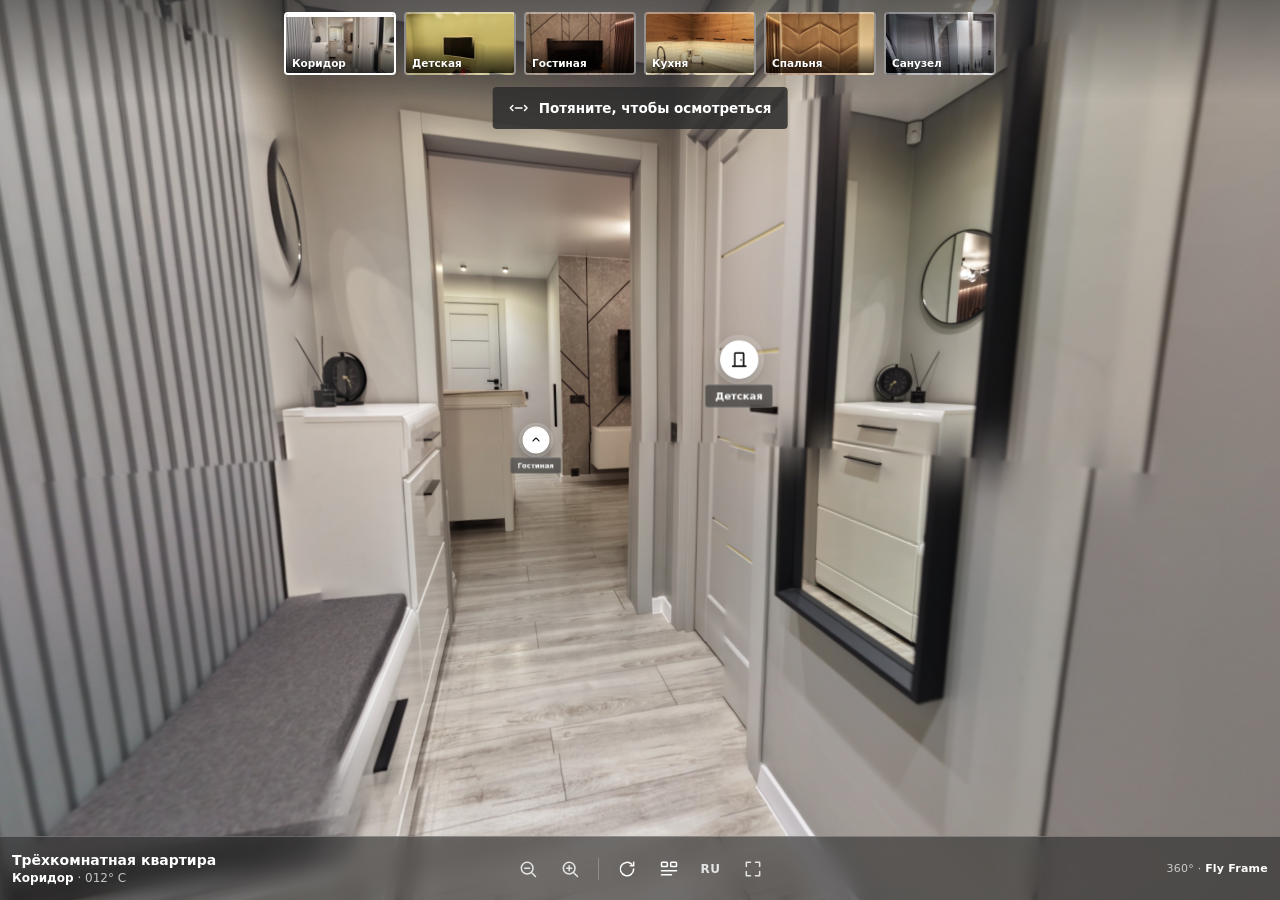
<file: tours-v2/dzivoklis/tour360.html>
<!doctype html>
<html lang="lv">
<head>
<meta charset="utf-8">
<meta name="viewport" content="width=device-width, initial-scale=1, viewport-fit=cover">
<meta name="robots" content="noindex">
<title>360°</title>
<link rel="stylesheet" href="tour360/viewer.css">
</head>
<body>
<div id="app">
  <canvas id="gl" aria-label="360°"></canvas>
  <div id="signs"></div>
  <div id="spots"></div>

  <header id="top"><nav id="strip" aria-label="Scenes"></nav></header>

  <aside id="map" hidden>
    <div class="mhead"><div id="planTabs" role="tablist"></div><button class="ib" id="mapBig" aria-pressed="false"><svg class="ico" viewBox="0 0 24 24"><path d="M14 4h6v6M10 20H4v-6M20 4l-7 7M4 20l7-7"/></svg></button></div>
    <div class="mbox" id="mbox">
      <img id="mapImg" alt="">
      <svg id="cone" viewBox="0 0 100 100" preserveAspectRatio="none"></svg>
      <span class="north" id="north">N ↑</span>
    </div>
  </aside>

  <div id="sceneTag" aria-hidden="true"></div>

  <footer id="band">
    <div class="bl">
      <a class="brand" id="brand" target="_blank" rel="noopener"></a>
      <span class="bsep" id="bsep"></span>
      <div class="titles" id="titles">
        <h1 id="title"><span id="titleT"></span><span class="badge" id="badge" hidden></span></h1>
        <div id="scene"></div>
      </div>
    </div>
    <div class="bc" id="controls">
      <button class="ib zoom" id="zOut"><svg class="ico" viewBox="0 0 24 24"><circle cx="11" cy="11" r="7"/><path d="M8 11h6M16.5 16.5 21 21"/></svg></button>
      <button class="ib zoom" id="zIn"><svg class="ico" viewBox="0 0 24 24"><circle cx="11" cy="11" r="7"/><path d="M8 11h6M11 8v6M16.5 16.5 21 21"/></svg></button>
      <span class="bdiv zoom"></span>
      <button class="ib" id="rot" aria-pressed="true"><svg class="ico" viewBox="0 0 24 24"><path d="M20 12a8 8 0 1 1-2.3-5.6"/><path d="M20 4v4h-4"/></svg></button>
      <button class="ib" id="thumbsBtn" aria-pressed="true"><svg class="ico" viewBox="0 0 24 24"><rect x="3" y="4" width="7" height="5" rx="1"/><rect x="14" y="4" width="7" height="5" rx="1"/><path d="M3 14h18M3 19h12"/></svg></button>
      <button class="ib" id="mapBtn" aria-pressed="false"><svg class="ico" viewBox="0 0 24 24"><path d="M9 4 3 6v14l6-2 6 2 6-2V4l-6 2-6-2Z"/><path d="M9 4v14M15 6v14"/></svg></button>
      <span class="lang" id="langWrap"><button class="ib txt" id="langBtn" aria-haspopup="true" aria-expanded="false">LV</button><span id="langMenu" hidden></span></span>
      <button class="ib fs" id="fs"><svg class="ico" viewBox="0 0 24 24"><path d="M4 9V4h5M15 4h5v5M20 15v5h-5M9 20H4v-5"/></svg></button>
    </div>
    <div class="br" id="bright">
      <a class="credit" id="credit" href="https://flyframe.lv" target="_blank" rel="noopener">360° · <b>Fly Frame</b></a>
    </div>
  </footer>

  <section id="card" hidden role="dialog" aria-live="polite">
    <span class="k" id="cardK"></span>
    <h2 id="cardT"></h2>
    <p id="cardP"></p>
    <button class="ib x" id="cardX"><svg class="ico" viewBox="0 0 24 24"><path d="M6 6l12 12M18 6 6 18"/></svg></button>
  </section>

  <div id="hint" class="off"><svg class="ico" viewBox="0 0 24 24"><path d="M8 12h8M5 9l-3 3 3 3M19 9l3 3-3 3"/></svg><span id="hintT"></span></div>

  <div id="veil" aria-hidden="true"><div class="ld"><span class="ldi"></span><p class="loading-text vT"></p></div></div>
  <div id="loader"><div class="ld"><span class="lbrand"></span><span class="ldi"></span><p class="loading-text vT"></p></div></div>
</div>
<script src="tour360/viewer.js"></script>
</body>
</html>
</file>
<file: tours-v2/dzivoklis/tour360/viewer.css>
/* Fly Frame 360° viewer v2.1 — white-label.
   Classic panorama-player layout: a thin scene strip along the top, one full-width band along the bottom
   (logo · title on the left, controls in the middle, credit on the right). On phones the scene name sits
   in its own quiet plate above the band. Every colour comes from the theme variables viewer.js sets from tour.json. */
:root {
  --panel-rgb: 11, 11, 12;
  --panel-a: .62;
  --fg-rgb: 255, 255, 255;
  --acc: #ffffff;
  --on-acc: #111111;
  --acc2: #ffffff;
  --on-acc2: #111111;
  --r: 4px;
  --font: system-ui, -apple-system, "Segoe UI", Roboto, "Helvetica Neue", Arial, sans-serif;
  --fg: rgb(var(--fg-rgb));
  --muted: rgba(var(--fg-rgb), .72);
  --line: rgba(var(--fg-rgb), .24);
  --panel: rgba(var(--panel-rgb), var(--panel-a));
  --panel-strong: rgba(var(--panel-rgb), min(1, calc(var(--panel-a) + .25)));
  --band: 64px;
  --sb: env(safe-area-inset-bottom, 0px);
  --gap-l: max(12px, env(safe-area-inset-left, 0px));
  --gap-r: max(12px, env(safe-area-inset-right, 0px));
  --above-band: calc(var(--band) + var(--sb) + 12px);
  color-scheme: dark;
}
html, body { height: 100%; margin: 0; }
body { background: rgb(var(--panel-rgb)); color: var(--fg); font-family: var(--font); overflow: hidden; -webkit-tap-highlight-color: transparent; -webkit-text-size-adjust: 100%; }
#app { position: fixed; inset: 0; overflow: hidden; background: rgb(var(--panel-rgb)); user-select: none; -webkit-user-select: none; }
#gl { position: absolute; inset: 0; width: 100%; height: 100%; display: block; touch-action: none; cursor: grab; }
#gl.drag { cursor: grabbing; }
button { font-family: inherit; color: inherit; }
button:focus-visible, a:focus-visible { outline: 2px solid var(--acc2); outline-offset: 2px; }
[hidden] { display: none !important; }
.ico { width: 20px; height: 20px; fill: none; stroke: currentColor; stroke-width: 1.8; stroke-linecap: round; stroke-linejoin: round; display: block; flex: none; }

/* ---------- top: scene strip ---------- */
#top { position: absolute; top: 0; left: 0; right: 0; z-index: 5; padding: calc(10px + env(safe-area-inset-top, 0px)) var(--gap-r) 22px var(--gap-l);
  background: linear-gradient(to bottom, rgba(var(--panel-rgb), calc(var(--panel-a) * .9)), rgba(var(--panel-rgb), 0)); transition: transform .35s ease, opacity .35s ease; pointer-events: none; }
#top.off { transform: translateY(-100%); opacity: 0; }
#strip { display: flex; gap: 8px; align-items: stretch; overflow-x: auto; scrollbar-width: none; justify-content: safe center; pointer-events: auto; padding: 2px; }
#strip::-webkit-scrollbar { display: none; }
.th { appearance: none; flex: none; position: relative; width: 112px; aspect-ratio: 16 / 9; padding: 0; border: 2px solid rgba(var(--fg-rgb), .42); border-radius: min(var(--r), 6px); background: rgba(var(--panel-rgb), .6) center / cover no-repeat; cursor: pointer; overflow: hidden; transition: border-color .2s, transform .2s; }
.th span { position: absolute; left: 0; right: 0; bottom: 0; padding: 12px 6px 4px; font-size: 10.5px; font-weight: 600; text-align: left; white-space: nowrap; overflow: hidden; text-overflow: ellipsis; color: #fff; background: linear-gradient(to top, rgba(0, 0, 0, .72), rgba(0, 0, 0, 0)); text-shadow: 0 1px 2px rgba(0, 0, 0, .6); }
.th:hover { border-color: rgba(var(--fg-rgb), .85); transform: translateY(-1px); }
.th[aria-current="true"] { border-color: var(--fg); }
.th[aria-current="true"]::after { content: ""; position: absolute; left: 0; right: 0; top: 0; height: 3px; background: var(--acc); }
.tg { flex: none; display: flex; flex-direction: column; gap: 4px; min-width: 0; }
.tg + .tg { margin-left: 6px; padding-left: 12px; border-left: 1px solid var(--line); }
.tgl { font-size: 10px; font-weight: 700; letter-spacing: .08em; text-transform: uppercase; color: var(--fg); opacity: .82; white-space: nowrap; overflow: hidden; text-overflow: ellipsis; padding-left: 2px; text-shadow: 0 1px 2px rgba(var(--panel-rgb), .6); }
.tgr { display: flex; gap: 8px; }

/* ---------- bottom band ---------- */
#band { position: absolute; left: 0; right: 0; bottom: 0; z-index: 6; min-height: calc(var(--band) + var(--sb)); box-sizing: border-box; display: grid; grid-template-columns: minmax(0, 1fr) auto minmax(0, 1fr); align-items: center; gap: 12px;
  padding: 8px var(--gap-r) calc(8px + var(--sb)) var(--gap-l);
  background: var(--panel); backdrop-filter: blur(10px) saturate(1.1); -webkit-backdrop-filter: blur(10px) saturate(1.1); border-top: 1px solid var(--line); }
.bl { display: flex; align-items: center; gap: 14px; min-width: 0; }
.brand { display: inline-flex; align-items: center; gap: 10px; flex: 0 1 auto; color: var(--fg); text-decoration: none; min-width: 0; max-width: 220px; }
.brand img { height: var(--logo-h, 34px); width: auto; max-width: 100%; display: block; object-fit: contain; filter: var(--logo-filter, none); }
.brand .bname { font-weight: 700; font-size: 16px; letter-spacing: .01em; white-space: nowrap; overflow: hidden; text-overflow: ellipsis; }
.bsep { width: 1px; height: 30px; background: var(--line); flex: none; }
.titles { min-width: 0; display: grid; gap: 2px; }
#title { margin: 0; font-size: 14px; font-weight: 700; line-height: 1.2; display: flex; gap: 8px; align-items: center; min-width: 0; }
#titleT { white-space: nowrap; overflow: hidden; text-overflow: ellipsis; min-width: 0; }
.badge { flex: none; font-size: 10px; font-weight: 700; letter-spacing: .06em; text-transform: uppercase; color: var(--acc2); border: 1px solid currentColor; border-radius: 99px; padding: 1px 7px; white-space: nowrap; }
#scene { font-size: 12px; color: var(--muted); white-space: nowrap; overflow: hidden; text-overflow: ellipsis; font-variant-numeric: tabular-nums; min-width: 0; }
#scene b { color: var(--fg); font-weight: 600; }
.bc { display: flex; align-items: center; gap: 2px; }
.ib { appearance: none; border: 0; background: transparent; color: var(--fg); opacity: .82; width: 40px; height: 40px; border-radius: min(var(--r), 10px); cursor: pointer; display: grid; place-items: center; transition: opacity .15s, transform .15s, background .15s; padding: 0; flex: none; }
.ib:hover { opacity: 1; transform: translateY(-2px); }
.ib[aria-pressed="true"] { opacity: 1; color: var(--acc); }
.ib.txt { width: auto; min-width: 40px; padding: 0 8px; font-size: 12px; font-weight: 700; letter-spacing: .04em; }
.bdiv { width: 1px; height: 22px; background: var(--line); margin: 0 6px; flex: none; }
.br { display: flex; align-items: center; justify-content: flex-end; gap: 10px; min-width: 0; }
.credit { font-size: 11px; color: var(--muted); text-decoration: none; white-space: nowrap; letter-spacing: .02em; overflow: hidden; text-overflow: ellipsis; }
.credit b { color: var(--fg); font-weight: 700; }
.credit:hover { color: var(--fg); }

/* phone-only scene plate above the band */
#sceneTag { position: absolute; z-index: 5; left: 50%; bottom: calc(var(--band) + var(--sb) + 8px); transform: translateX(-50%); max-width: calc(100% - 32px); box-sizing: border-box;
  padding: 5px 12px; border-radius: min(var(--r), 99px); background: rgba(var(--panel-rgb), calc(var(--panel-a) * .55)); backdrop-filter: blur(6px); -webkit-backdrop-filter: blur(6px);
  font-size: 12.5px; font-weight: 600; color: var(--fg); white-space: nowrap; overflow: hidden; text-overflow: ellipsis; pointer-events: none; display: none; text-shadow: 0 1px 2px rgba(var(--panel-rgb), .35); }
#sceneTag small { font-weight: 500; color: var(--muted); margin-left: 6px; font-size: 11.5px; }

/* language menu */
.lang { position: relative; display: flex; }
#langMenu { position: absolute; bottom: calc(100% + 8px); left: 50%; transform: translateX(-50%); display: grid; gap: 2px; padding: 4px; background: var(--panel-strong); border: 1px solid var(--line); border-radius: min(var(--r), 10px); backdrop-filter: blur(10px); -webkit-backdrop-filter: blur(10px); z-index: 8; }
#langMenu button { appearance: none; border: 0; background: transparent; color: var(--fg); font-size: 12px; font-weight: 700; padding: 8px 16px; border-radius: min(var(--r), 8px); cursor: pointer; }
#langMenu button[aria-current="true"] { background: var(--acc); color: var(--on-acc); }
#langMenu button:hover:not([aria-current="true"]) { background: rgba(var(--fg-rgb), .1); }

/* ---------- hotspots ---------- */
#spots { position: absolute; inset: 0; pointer-events: none; z-index: 3; transition: opacity .3s; }
#spots.hide { opacity: 0; }
/* plaques pinned to the photo: viewer.js gives each one a 3D matrix every frame, this layer only supplies the perspective */
#signs { position: absolute; inset: 0; pointer-events: none; z-index: 2; overflow: hidden; perspective: 900px; perspective-origin: 50% 50%; transition: opacity .3s; }
#signs.hide { opacity: 0; }
.sign { position: absolute; left: 50%; top: 50%; width: 340px; box-sizing: border-box; padding: 16px 20px 18px 28px; overflow: hidden; transform-origin: 0 0; will-change: transform; backface-visibility: hidden; -webkit-backface-visibility: hidden;
  background: var(--panel-strong); color: var(--fg); border: 2px solid rgba(var(--fg-rgb), .85); border-radius: var(--r); box-shadow: 0 6px 22px rgba(0, 0, 0, .35); text-align: left; pointer-events: none; }
.sign::before { content: ""; position: absolute; left: 0; top: 0; bottom: 0; width: 8px; background: var(--acc2); }
.sign .sg-t { display: block; font-size: 26px; font-weight: 800; line-height: 1.2; overflow-wrap: anywhere; text-wrap: balance; }
.sign .sg-x { display: block; margin-top: 7px; font-size: 17px; font-weight: 500; line-height: 1.4; color: var(--muted); white-space: pre-line; overflow-wrap: anywhere; }
.spot { position: absolute; left: 0; top: 0; pointer-events: auto; appearance: none; border: 0; background: none; padding: 0; color: var(--fg); cursor: pointer; display: grid; justify-items: center; gap: 7px; will-change: transform; }
.spot .pill { font-size: 12.5px; font-weight: 700; white-space: nowrap; padding: 6px 12px; border-radius: min(var(--r), 99px); background: var(--panel); border: 1px solid var(--line); backdrop-filter: blur(8px); -webkit-backdrop-filter: blur(8px); transition: border-color .2s; max-width: 220px; overflow: hidden; text-overflow: ellipsis; }
.lnk .ring { width: 48px; height: 48px; border-radius: 50%; background: var(--acc); color: var(--on-acc); display: grid; place-items: center; box-shadow: 0 0 0 7px rgba(var(--fg-rgb), .18), 0 8px 22px rgba(0, 0, 0, .3); transition: transform .2s, box-shadow .2s; }
.lnk .ring .ico { width: 22px; height: 22px; stroke-width: 2.2; }
.lnk:hover .ring, .lnk:focus-visible .ring { transform: translateY(-2px) scale(1.06); box-shadow: 0 0 0 9px rgba(var(--fg-rgb), .24), 0 10px 26px rgba(0, 0, 0, .35); }
.lnk:hover .pill { border-color: var(--acc); }
.inf .dot { width: 30px; height: 30px; border-radius: 50%; background: var(--acc2); color: var(--on-acc2); font-weight: 800; font-size: 15px; line-height: 30px; text-align: center; font-family: Georgia, "Times New Roman", serif; font-style: italic; animation: pulse 2.6s infinite; }
.inf .pill { opacity: 0; transform: translateY(-4px); transition: opacity .2s, transform .2s; }
.inf:hover .pill, .inf:focus-visible .pill { opacity: 1; transform: none; }
.area .pill { font-size: 13px; padding: 8px 14px; border: 1.5px dashed var(--fg); }
.area .pill::before { content: ""; display: inline-block; width: 8px; height: 8px; border-radius: 2px; background: var(--acc2); margin-right: 8px; vertical-align: 1px; }
@keyframes pulse { 0% { box-shadow: 0 0 0 0 rgba(var(--fg-rgb), .45); } 70% { box-shadow: 0 0 0 13px rgba(var(--fg-rgb), 0); } 100% { box-shadow: 0 0 0 0 rgba(var(--fg-rgb), 0); } }

/* ---------- map and floor plans ---------- */
#map { position: absolute; z-index: 5; left: var(--gap-l); bottom: var(--above-band); width: 240px; max-width: calc(100% - var(--gap-l) - var(--gap-r)); box-sizing: border-box; padding: 6px; background: var(--panel); border: 1px solid var(--line); border-radius: var(--r); backdrop-filter: blur(10px); -webkit-backdrop-filter: blur(10px); transition: width .3s ease; display: grid; gap: 6px; }
#map.big { width: min(520px, calc(100% - var(--gap-l) - var(--gap-r))); }
.mhead { display: flex; gap: 6px; align-items: center; min-width: 0; }
#planTabs { flex: 1; min-width: 0; display: flex; gap: 4px; overflow-x: auto; scrollbar-width: none; }
#planTabs::-webkit-scrollbar { display: none; }
#planTabs button { appearance: none; flex: none; border: 1px solid var(--line); background: transparent; color: var(--muted); font-size: 11px; font-weight: 700; padding: 5px 9px; border-radius: min(var(--r), 99px); cursor: pointer; white-space: nowrap; max-width: 140px; overflow: hidden; text-overflow: ellipsis; }
#planTabs button[aria-pressed="true"] { background: var(--acc); border-color: var(--acc); color: var(--on-acc); }
#map.solo .mhead { position: absolute; top: 12px; right: 12px; z-index: 2; }
.mbox { position: relative; aspect-ratio: 1; width: 100%; margin: 0 auto; border-radius: max(0px, calc(var(--r) - 4px)); overflow: hidden; background: rgba(var(--panel-rgb), 1); }
#mapImg { width: 100%; height: 100%; object-fit: fill; display: block; }
#cone { position: absolute; inset: 0; width: 100%; height: 100%; pointer-events: none; }
.north { position: absolute; top: 7px; left: 9px; font-size: 10px; font-weight: 800; color: #fff; text-shadow: 0 1px 3px rgba(0, 0, 0, .7); pointer-events: none; }
#mapBig { width: 28px; height: 28px; background: rgba(0, 0, 0, .5); color: #fff; opacity: 1; border-radius: 6px; flex: none; }
#mapBig .ico { width: 15px; height: 15px; }
#mapBig:hover { transform: none; background: rgba(0, 0, 0, .7); }
.mpt { position: absolute; width: 40px; height: 40px; margin: -20px 0 0 -20px; appearance: none; border: 0; padding: 0; background: transparent; cursor: pointer; display: grid; place-items: center; touch-action: manipulation; }
.mpt i { width: 13px; height: 13px; border-radius: 50%; background: rgba(0, 0, 0, .55); border: 2.5px solid #fff; box-shadow: 0 0 0 1px rgba(0, 0, 0, .35), 0 1px 4px rgba(0, 0, 0, .6); transition: transform .15s; }
.mpt:hover i { transform: scale(1.25); }
.mpt[aria-current="true"] { pointer-events: none; }
.mpt[aria-current="true"] i { background: var(--acc); border-color: #fff; width: 15px; height: 15px; }
.mpt span { position: absolute; left: 50%; top: 100%; transform: translate(-50%, -8px); font-size: 11px; font-weight: 700; white-space: nowrap; padding: 3px 8px; border-radius: min(var(--r), 99px); background: var(--panel-strong); color: var(--fg); opacity: 0; pointer-events: none; transition: opacity .15s; }
.mpt:hover span, #map.big .mpt span { opacity: 1; }

/* ---------- info card ---------- */
#card { position: absolute; z-index: 7; left: 50%; bottom: calc(var(--band) + var(--sb) + 16px); transform: translateX(-50%); width: min(380px, calc(100% - 32px)); max-height: calc(100% - var(--band) - var(--sb) - 120px); overflow: auto; box-sizing: border-box; padding: 18px 20px 20px; display: grid; gap: 6px; background: var(--panel-strong); border: 1px solid var(--line); border-radius: var(--r); backdrop-filter: blur(12px); -webkit-backdrop-filter: blur(12px); }
#card h2 { margin: 0; font-size: 17px; font-weight: 700; padding-right: 30px; text-wrap: balance; overflow-wrap: anywhere; }
#card p { margin: 0; font-size: 14px; line-height: 1.55; color: var(--muted); white-space: pre-line; overflow-wrap: anywhere; }
#card .k { font-size: 11px; font-weight: 700; letter-spacing: .1em; text-transform: uppercase; color: var(--acc2); padding-right: 30px; }
#card .x { position: absolute; top: 8px; right: 8px; }
#app.card-open #map { display: none; }

/* ---------- loader + veil ---------- */
#loader, #veil { position: absolute; inset: 0; display: grid; place-items: center; }
#loader { z-index: 20; background: rgb(var(--panel-rgb)); transition: opacity .6s; }
#loader.done { opacity: 0; pointer-events: none; }
#veil { z-index: 4; background: rgba(var(--panel-rgb), .45); backdrop-filter: blur(6px); -webkit-backdrop-filter: blur(6px); opacity: 0; pointer-events: none; transition: opacity .28s ease; }
#veil.on { opacity: 1; pointer-events: auto; }
.ld { display: grid; justify-items: center; gap: 16px; max-width: calc(100% - 32px); }
.ld .lbrand img { height: 54px; width: auto; max-width: 260px; display: block; filter: var(--logo-filter, none); }
.ld .lbrand .bname { font-size: 22px; font-weight: 700; }
.loading-text { margin: 0; font-size: 12px; font-weight: 700; color: var(--muted); text-transform: uppercase; letter-spacing: .14em; text-align: center; }
.ring-ld { width: 38px; height: 38px; border-radius: 50%; border: 2px solid var(--line); border-top-color: var(--acc); animation: spin .9s linear infinite; }
@keyframes spin { to { transform: rotate(360deg); } }
.logo-ld { width: 160px; height: 2px; background: var(--line); border-radius: 2px; overflow: hidden; position: relative; }
.logo-ld::after { content: ""; position: absolute; top: 0; bottom: 0; width: 40%; background: var(--acc); border-radius: 2px; animation: slide 1.2s ease-in-out infinite; }
@keyframes slide { from { left: -40%; } to { left: 100%; } }
.flight-track { width: 256px; height: 128px; position: relative; max-width: 100%; }
.airplane-animation { position: absolute; left: 0; top: 0; width: 32px; height: 32px; margin: -16px 0 0 -16px;
  offset-path: path("M0 96 L96 96 C124.8 96 140.8 64 134.4 41.6 C129.6 22.4 115.2 12.8 104 12.8 C89.6 12.8 73.6 28.8 72 51.2 C70.4 73.6 89.6 96 115.2 96 L256 96");
  offset-rotate: auto 45deg; animation: smoothLoop 2.5s infinite linear; }
.airplane-animation svg { width: 100%; height: 100%; display: block; fill: none; stroke: var(--fg); stroke-width: 2; stroke-linecap: round; stroke-linejoin: round; overflow: visible; }
@keyframes smoothLoop {
  0% { offset-distance: 0%; opacity: 0; } 10% { offset-distance: 9.96%; opacity: 1; } 20% { offset-distance: 19.92%; } 25% { offset-distance: 26.42%; }
  30% { offset-distance: 32.72%; } 35% { offset-distance: 38.16%; } 40% { offset-distance: 43.23%; } 45% { offset-distance: 44.39%; }
  50% { offset-distance: 45.07%; } 55% { offset-distance: 45.75%; } 60% { offset-distance: 46.9%; } 65% { offset-distance: 51.95%; }
  70% { offset-distance: 57.37%; } 75% { offset-distance: 63.76%; } 80% { offset-distance: 70.12%; } 85% { offset-distance: 76.78%; }
  90% { offset-distance: 86.71%; opacity: 1; } 100% { offset-distance: 100%; opacity: 0; }
}

#hint { position: absolute; z-index: 4; left: 50%; top: calc(var(--top-h, 96px) + 10px); transform: translateX(-50%); max-width: calc(100% - 48px); box-sizing: border-box; padding: 11px 16px; font-size: 13.5px; font-weight: 600; display: flex; gap: 10px; align-items: center; transition: opacity .6s; pointer-events: none; border-radius: min(var(--r), 99px); background: var(--panel-strong); }
#hint.off { opacity: 0; }
#hint .ico { color: var(--acc2); }
#msg { position: absolute; inset: 0; z-index: 21; display: grid; place-items: center; text-align: center; padding: 24px; background: rgb(var(--panel-rgb)); font-size: 15px; line-height: 1.5; }
#msg div { max-width: 460px; }

/* ---------- narrow desktop: let the right column give way first ---------- */
@media (max-width: 960px) {
  #band { grid-template-columns: minmax(0, 1fr) auto auto; }
  .br { max-width: 120px; }
}
/* ---------- phone ---------- */
@media (max-width: 720px) {
  :root { --band: 56px; }
  #band { grid-template-columns: minmax(0, 1fr) auto; gap: 8px; padding-top: 6px; padding-bottom: calc(6px + var(--sb)); }
  .br, .bsep, .titles { display: none; }
  .brand { max-width: 120px; }
  .brand img { height: min(var(--logo-h, 34px), 28px); }
  .brand .bname { font-size: 14px; }
  #sceneTag { display: block; }
  #app.card-open #sceneTag, #app.editing #sceneTag { display: none; }
  .ib { width: 38px; height: 38px; }
  .bc .zoom, .bc .fs { display: none; }
  .th { width: 88px; }
  :root { --above-band: calc(var(--band) + var(--sb) + 44px); }
  #map { width: 168px; }
  #planTabs button { padding: 4px 7px; font-size: 10.5px; }
  #map.big { width: calc(100% - var(--gap-l) - var(--gap-r)); }
  #card { bottom: calc(var(--band) + var(--sb) + 10px); }
  #top { padding-bottom: 14px; }
}
@media (max-width: 360px) {
  .brand { max-width: 92px; }
  .ib { width: 36px; height: 36px; }
  .ib.txt { min-width: 36px; padding: 0 6px; }
}
@media (prefers-reduced-motion: reduce) {
  .inf .dot { animation: none; }
  .airplane-animation { animation-duration: 4s; }
  .ring-ld { animation-duration: 2s; }
}
</file>
